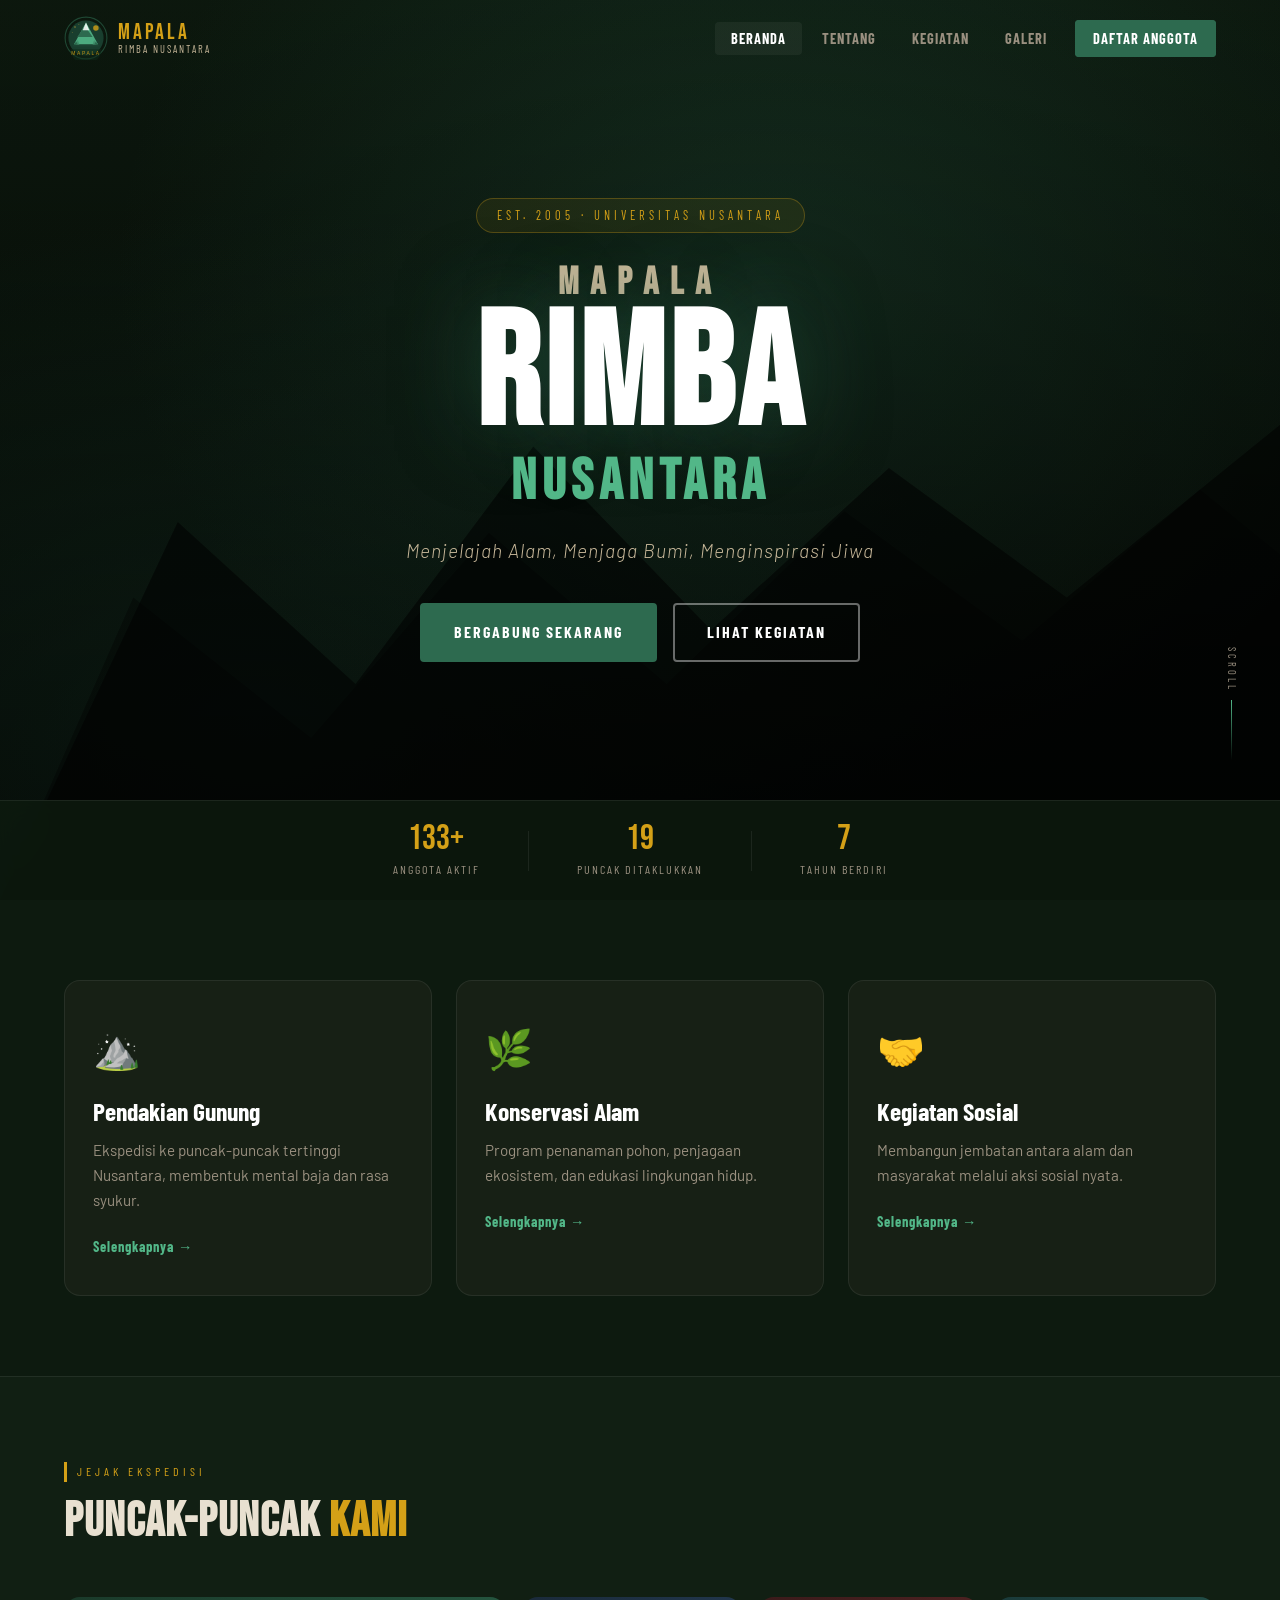
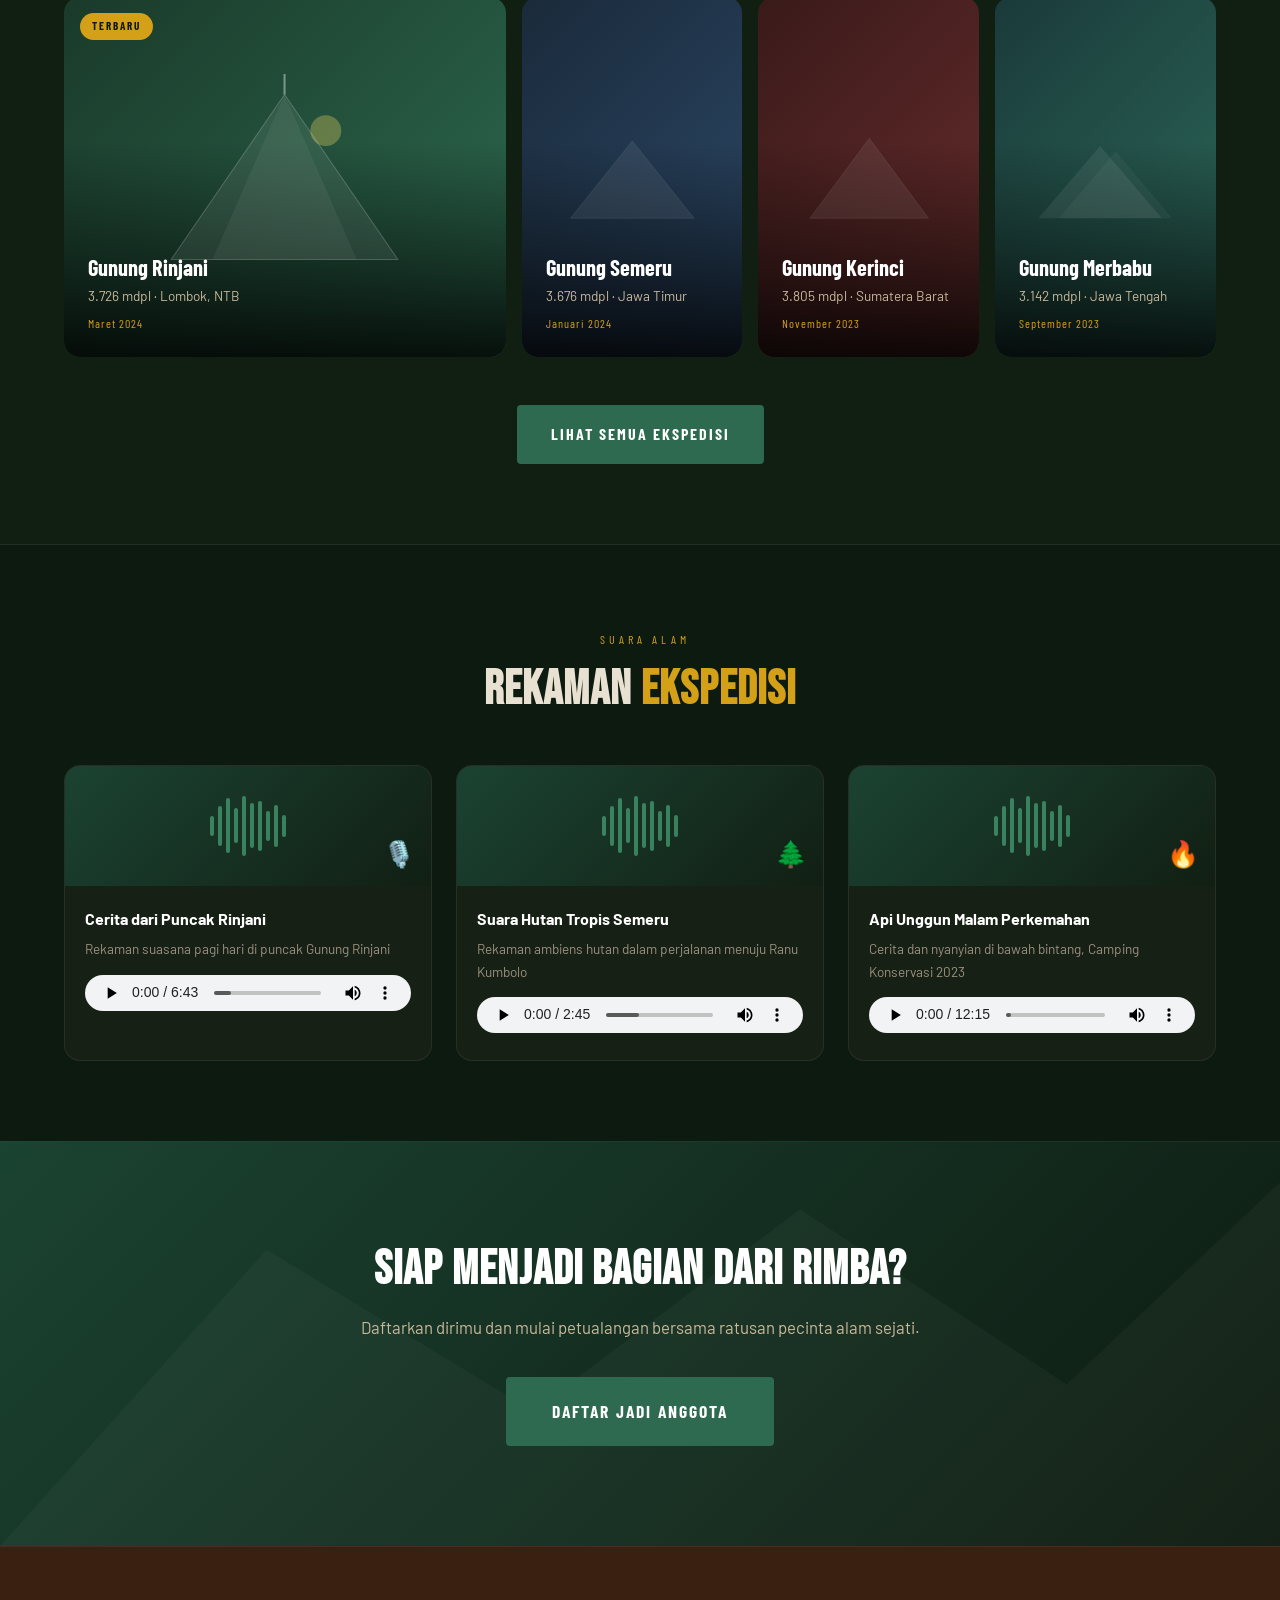
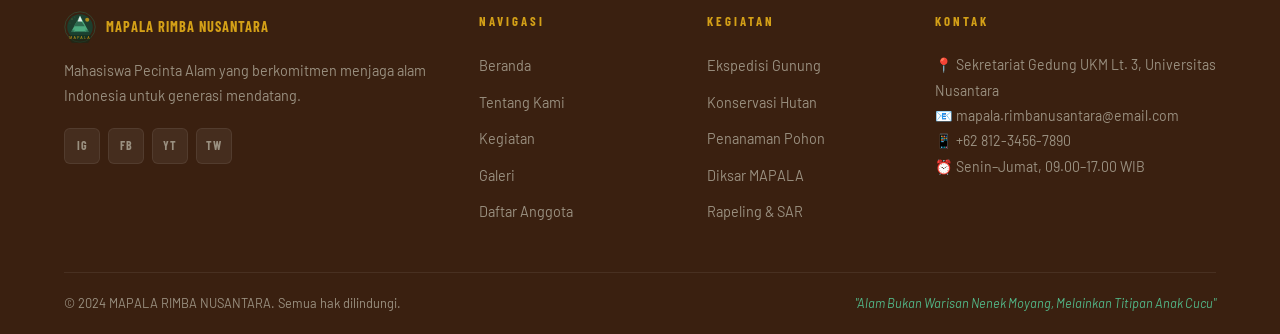
<file: index.html>
<!DOCTYPE html>
<html lang="id">
<head>
  <meta charset="UTF-8" />
  <meta name="viewport" content="width=device-width, initial-scale=1.0"/>
  <title>MAPALA RIMBA NUSANTARA</title>
  <link rel="stylesheet" href="css/style.css" />
  <link rel="preconnect" href="https://fonts.googleapis.com">
  <link href="https://fonts.googleapis.com/css2?family=Bebas+Neue&family=Barlow:ital,wght@0,300;0,400;0,600;0,700;1,300&family=Barlow+Condensed:wght@400;700&display=swap" rel="stylesheet">
</head>
<body>

<!-- NAVBAR -->
<nav class="navbar" id="navbar">
  <div class="nav-container">
    <a href="index.html" class="nav-logo">
      <img src="assets/logo.svg" alt="Logo" class="logo-img" />
      <div class="logo-text">
        <span class="logo-main">MAPALA</span>
        <span class="logo-sub">RIMBA NUSANTARA</span>
      </div>
    </a>
    <button class="nav-toggle" id="navToggle" aria-label="Toggle menu">
      <span></span><span></span><span></span>
    </button>
    <ul class="nav-menu" id="navMenu">
      <li><a href="index.html" class="nav-link active">Beranda</a></li>
      <li><a href="tentang.html" class="nav-link">Tentang</a></li>
      <li><a href="kegiatan.html" class="nav-link">Kegiatan</a></li>
      <li><a href="galeri.html" class="nav-link">Galeri</a></li>
      <li><a href="daftar.html" class="nav-link nav-cta">Daftar Anggota</a></li>
    </ul>
  </div>
</nav>

<!-- HERO -->
<section class="hero">
  <div class="hero-bg">
    <div class="hero-overlay"></div>
    <div class="mountain-silhouette">
      <svg viewBox="0 0 1440 500" preserveAspectRatio="none" xmlns="http://www.w3.org/2000/svg">
        <polygon points="0,500 200,150 400,300 600,80 800,250 1000,100 1200,220 1440,60 1440,500" fill="rgba(0,0,0,0.55)"/>
        <polygon points="0,500 150,220 350,350 550,160 750,300 950,140 1150,260 1350,120 1440,180 1440,500" fill="rgba(0,0,0,0.35)"/>
      </svg>
    </div>
  </div>
  <div class="hero-content">
    <div class="hero-badge">Est. 2005 · Universitas Nusantara</div>
    <h1 class="hero-title">
      <span class="title-mapala">MAPALA</span>
      <span class="title-rimba">RIMBA</span>
      <span class="title-nusantara">NUSANTARA</span>
    </h1>
    <p class="hero-tagline">Menjelajah Alam, Menjaga Bumi, Menginspirasi Jiwa</p>
    <div class="hero-actions">
      <a href="daftar.html" class="btn btn-primary">Bergabung Sekarang</a>
      <a href="kegiatan.html" class="btn btn-outline">Lihat Kegiatan</a>
    </div>
  </div>
  <div class="hero-scroll-hint">
    <span>SCROLL</span>
    <div class="scroll-line"></div>
  </div>
  <div class="hero-stats">
    <div class="stat-item"><span class="stat-num">320+</span><span class="stat-label">Anggota Aktif</span></div>
    <div class="stat-divider"></div>
    <div class="stat-item"><span class="stat-num">48</span><span class="stat-label">Puncak Ditaklukkan</span></div>
    <div class="stat-divider"></div>
    <div class="stat-item"><span class="stat-num">19</span><span class="stat-label">Tahun Berdiri</span></div>
  </div>
</section>

<!-- ABOUT STRIP -->
<section class="about-strip">
  <div class="container">
    <div class="strip-grid">
      <div class="strip-card" data-aos="fade-up">
        <div class="strip-icon">⛰️</div>
        <h3>Pendakian Gunung</h3>
        <p>Ekspedisi ke puncak-puncak tertinggi Nusantara, membentuk mental baja dan rasa syukur.</p>
        <a href="kegiatan.html" class="strip-link">Selengkapnya →</a>
      </div>
      <div class="strip-card" data-aos="fade-up" data-aos-delay="100">
        <div class="strip-icon">🌿</div>
        <h3>Konservasi Alam</h3>
        <p>Program penanaman pohon, penjagaan ekosistem, dan edukasi lingkungan hidup.</p>
        <a href="kegiatan.html" class="strip-link">Selengkapnya →</a>
      </div>
      <div class="strip-card" data-aos="fade-up" data-aos-delay="200">
        <div class="strip-icon">🤝</div>
        <h3>Kegiatan Sosial</h3>
        <p>Membangun jembatan antara alam dan masyarakat melalui aksi sosial nyata.</p>
        <a href="kegiatan.html" class="strip-link">Selengkapnya →</a>
      </div>
    </div>
  </div>
</section>

<!-- LATEST EXPEDITIONS -->
<section class="expeditions section-dark">
  <div class="container">
    <div class="section-header">
      <span class="section-label">JEJAK EKSPEDISI</span>
      <h2 class="section-title">Puncak-Puncak <em>Kami</em></h2>
    </div>
    <div class="expedition-grid">
      <div class="exp-card exp-featured">
        <div class="exp-img" style="background: linear-gradient(135deg,#1a3a2a,#2d6a4f)">
          <div class="exp-overlay">
            <span class="exp-badge">Terbaru</span>
            <div class="exp-info">
              <h3>Gunung Rinjani</h3>
              <p>3.726 mdpl · Lombok, NTB</p>
              <span class="exp-date">Maret 2024</span>
            </div>
          </div>
          <div class="mountain-art">
            <svg viewBox="0 0 300 200" xmlns="http://www.w3.org/2000/svg">
              <polygon points="150,20 260,180 40,180" fill="rgba(255,255,255,0.08)" stroke="rgba(255,255,255,0.2)" stroke-width="1"/>
              <polygon points="150,20 220,180 80,180" fill="rgba(255,255,255,0.05)"/>
              <circle cx="190" cy="55" r="15" fill="rgba(255,220,100,0.3)" />
              <line x1="150" y1="20" x2="150" y2="0" stroke="rgba(255,255,255,0.4)" stroke-width="2"/>
            </svg>
          </div>
        </div>
      </div>
      <div class="exp-card">
        <div class="exp-img" style="background: linear-gradient(135deg,#1a2a3a,#2d4a6a)">
          <div class="exp-overlay">
            <div class="exp-info">
              <h3>Gunung Semeru</h3>
              <p>3.676 mdpl · Jawa Timur</p>
              <span class="exp-date">Januari 2024</span>
            </div>
          </div>
          <div class="mountain-art">
            <svg viewBox="0 0 300 200" xmlns="http://www.w3.org/2000/svg">
              <polygon points="150,30 270,180 30,180" fill="rgba(255,255,255,0.07)" stroke="rgba(255,255,255,0.15)" stroke-width="1"/>
            </svg>
          </div>
        </div>
      </div>
      <div class="exp-card">
        <div class="exp-img" style="background: linear-gradient(135deg,#3a1a1a,#6a2d2d)">
          <div class="exp-overlay">
            <div class="exp-info">
              <h3>Gunung Kerinci</h3>
              <p>3.805 mdpl · Sumatera Barat</p>
              <span class="exp-date">November 2023</span>
            </div>
          </div>
          <div class="mountain-art">
            <svg viewBox="0 0 300 200" xmlns="http://www.w3.org/2000/svg">
              <polygon points="150,25 265,180 35,180" fill="rgba(255,255,255,0.07)" stroke="rgba(255,255,255,0.15)" stroke-width="1"/>
            </svg>
          </div>
        </div>
      </div>
      <div class="exp-card">
        <div class="exp-img" style="background: linear-gradient(135deg,#1a3a3a,#2d6a5a)">
          <div class="exp-overlay">
            <div class="exp-info">
              <h3>Gunung Merbabu</h3>
              <p>3.142 mdpl · Jawa Tengah</p>
              <span class="exp-date">September 2023</span>
            </div>
          </div>
          <div class="mountain-art">
            <svg viewBox="0 0 300 200" xmlns="http://www.w3.org/2000/svg">
              <polygon points="140,40 260,180 20,180" fill="rgba(255,255,255,0.07)"/>
              <polygon points="170,50 280,180 60,180" fill="rgba(255,255,255,0.04)"/>
            </svg>
          </div>
        </div>
      </div>
    </div>
    <div class="section-cta">
      <a href="galeri.html" class="btn btn-primary">Lihat Semua Ekspedisi</a>
    </div>
  </div>
</section>

<!-- AUDIO SECTION -->
<section class="audio-section">
  <div class="container">
    <div class="section-header center">
      <span class="section-label">SUARA ALAM</span>
      <h2 class="section-title">Rekaman <em>Ekspedisi</em></h2>
    </div>
    <div class="audio-grid">
      <div class="audio-card">
        <div class="audio-visual">
          <div class="audio-wave" id="wave1">
            <span></span><span></span><span></span><span></span><span></span>
            <span></span><span></span><span></span><span></span><span></span>
          </div>
          <div class="audio-icon">🎙️</div>
        </div>
        <div class="audio-info">
          <h4>Cerita dari Puncak Rinjani</h4>
          <p>Rekaman suasana pagi hari di puncak Gunung Rinjani</p>
          <audio controls class="custom-audio">
            <source src="assets/audio/rinjani.mp3" type="audio/mpeg">
            Browser Anda tidak mendukung audio.
          </audio>
        </div>
      </div>
      <div class="audio-card">
        <div class="audio-visual">
          <div class="audio-wave" id="wave2">
            <span></span><span></span><span></span><span></span><span></span>
            <span></span><span></span><span></span><span></span><span></span>
          </div>
          <div class="audio-icon">🌲</div>
        </div>
        <div class="audio-info">
          <h4>Suara Hutan Tropis Semeru</h4>
          <p>Rekaman ambiens hutan dalam perjalanan menuju Ranu Kumbolo</p>
          <audio controls class="custom-audio">
            <source src="assets/audio/hutan.mp3" type="audio/mpeg">
            Browser Anda tidak mendukung audio.
          </audio>
        </div>
      </div>
      <div class="audio-card">
        <div class="audio-visual">
          <div class="audio-wave" id="wave3">
            <span></span><span></span><span></span><span></span><span></span>
            <span></span><span></span><span></span><span></span><span></span>
          </div>
          <div class="audio-icon">🔥</div>
        </div>
        <div class="audio-info">
          <h4>Api Unggun Malam Perkemahan</h4>
          <p>Cerita dan nyanyian di bawah bintang, Camping Konservasi 2023</p>
          <audio controls class="custom-audio">
            <source src="assets/audio/api unggun.mp3" type="audio/mpeg">
            Browser Anda tidak mendukung audio.
          </audio>
        </div>
      </div>
    </div>
  </div>
</section>

<!-- CTA SECTION -->
<section class="cta-section">
  <div class="cta-bg">
    <svg viewBox="0 0 1440 300" preserveAspectRatio="none" xmlns="http://www.w3.org/2000/svg">
      <polygon points="0,300 300,80 600,200 900,50 1200,180 1440,30 1440,300" fill="rgba(255,255,255,0.03)"/>
    </svg>
  </div>
  <div class="container">
    <div class="cta-content">
      <h2>Siap Menjadi Bagian dari Rimba?</h2>
      <p>Daftarkan dirimu dan mulai petualangan bersama ratusan pecinta alam sejati.</p>
      <a href="daftar.html" class="btn btn-primary btn-lg">Daftar Jadi Anggota</a>
    </div>
  </div>
</section>

<!-- FOOTER -->
<footer class="footer">
  <div class="container">
    <div class="footer-grid">
      <div class="footer-brand">
        <div class="footer-logo">
          <img src="assets/logo.svg" alt="Logo" class="logo-img-sm" />
          <span>MAPALA RIMBA NUSANTARA</span>
        </div>
        <p>Mahasiswa Pecinta Alam yang berkomitmen menjaga alam Indonesia untuk generasi mendatang.</p>
        <div class="footer-socials">
          <a href="#" class="social-link">IG</a>
          <a href="#" class="social-link">FB</a>
          <a href="#" class="social-link">YT</a>
          <a href="#" class="social-link">TW</a>
        </div>
      </div>
      <div class="footer-nav">
        <h5>Navigasi</h5>
        <ul>
          <li><a href="index.html">Beranda</a></li>
          <li><a href="tentang.html">Tentang Kami</a></li>
          <li><a href="kegiatan.html">Kegiatan</a></li>
          <li><a href="galeri.html">Galeri</a></li>
          <li><a href="daftar.html">Daftar Anggota</a></li>
        </ul>
      </div>
      <div class="footer-nav">
        <h5>Kegiatan</h5>
        <ul>
          <li><a href="#">Ekspedisi Gunung</a></li>
          <li><a href="#">Konservasi Hutan</a></li>
          <li><a href="#">Penanaman Pohon</a></li>
          <li><a href="#">Diksar MAPALA</a></li>
          <li><a href="#">Rapeling & SAR</a></li>
        </ul>
      </div>
      <div class="footer-contact">
        <h5>Kontak</h5>
        <p>📍 Sekretariat Gedung UKM Lt. 3, Universitas Nusantara</p>
        <p>📧 mapala.rimbanusantara@email.com</p>
        <p>📱 +62 812-3456-7890</p>
        <p>⏰ Senin–Jumat, 09.00–17.00 WIB</p>
      </div>
    </div>
    <div class="footer-bottom">
      <p>© 2024 MAPALA RIMBA NUSANTARA. Semua hak dilindungi.</p>
      <p class="footer-motto">"Alam Bukan Warisan Nenek Moyang, Melainkan Titipan Anak Cucu"</p>
    </div>
  </div>
</footer>

<script src="js/main.js"></script>
</body>
</html>
</file>
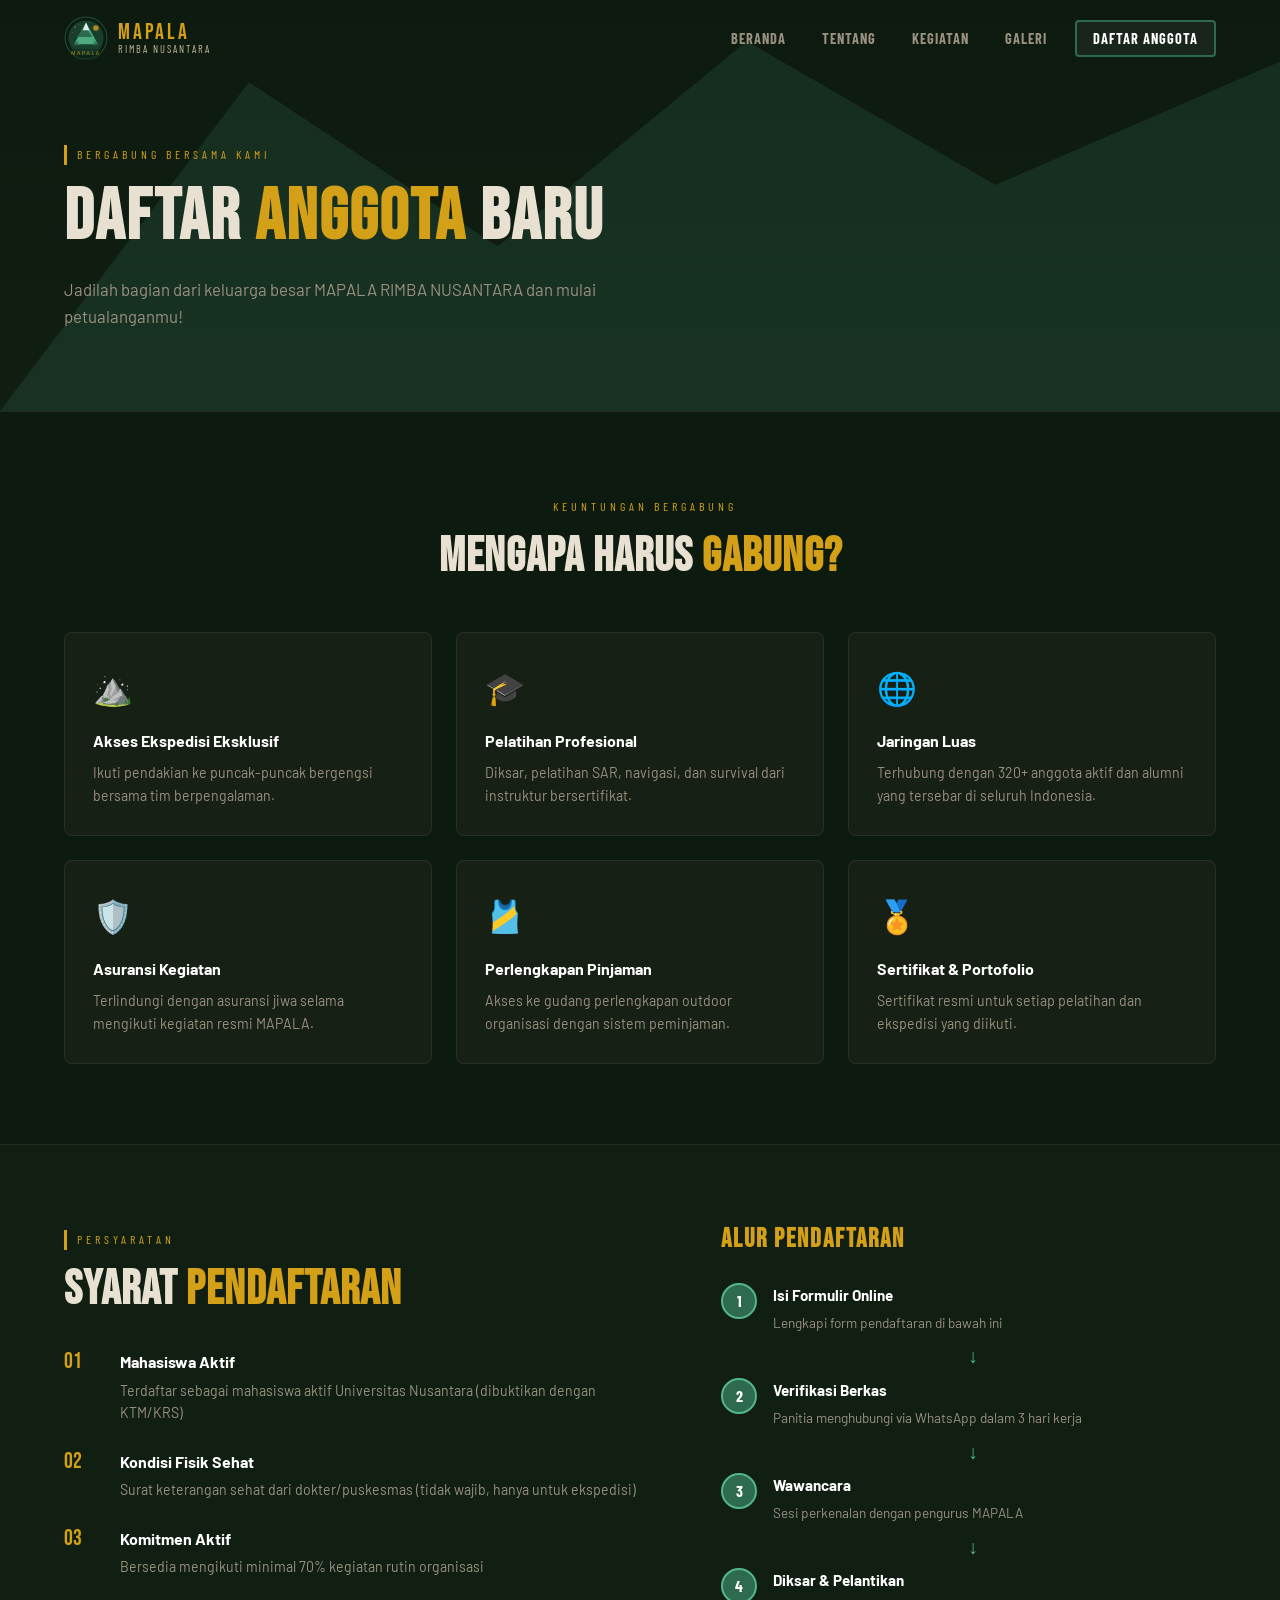
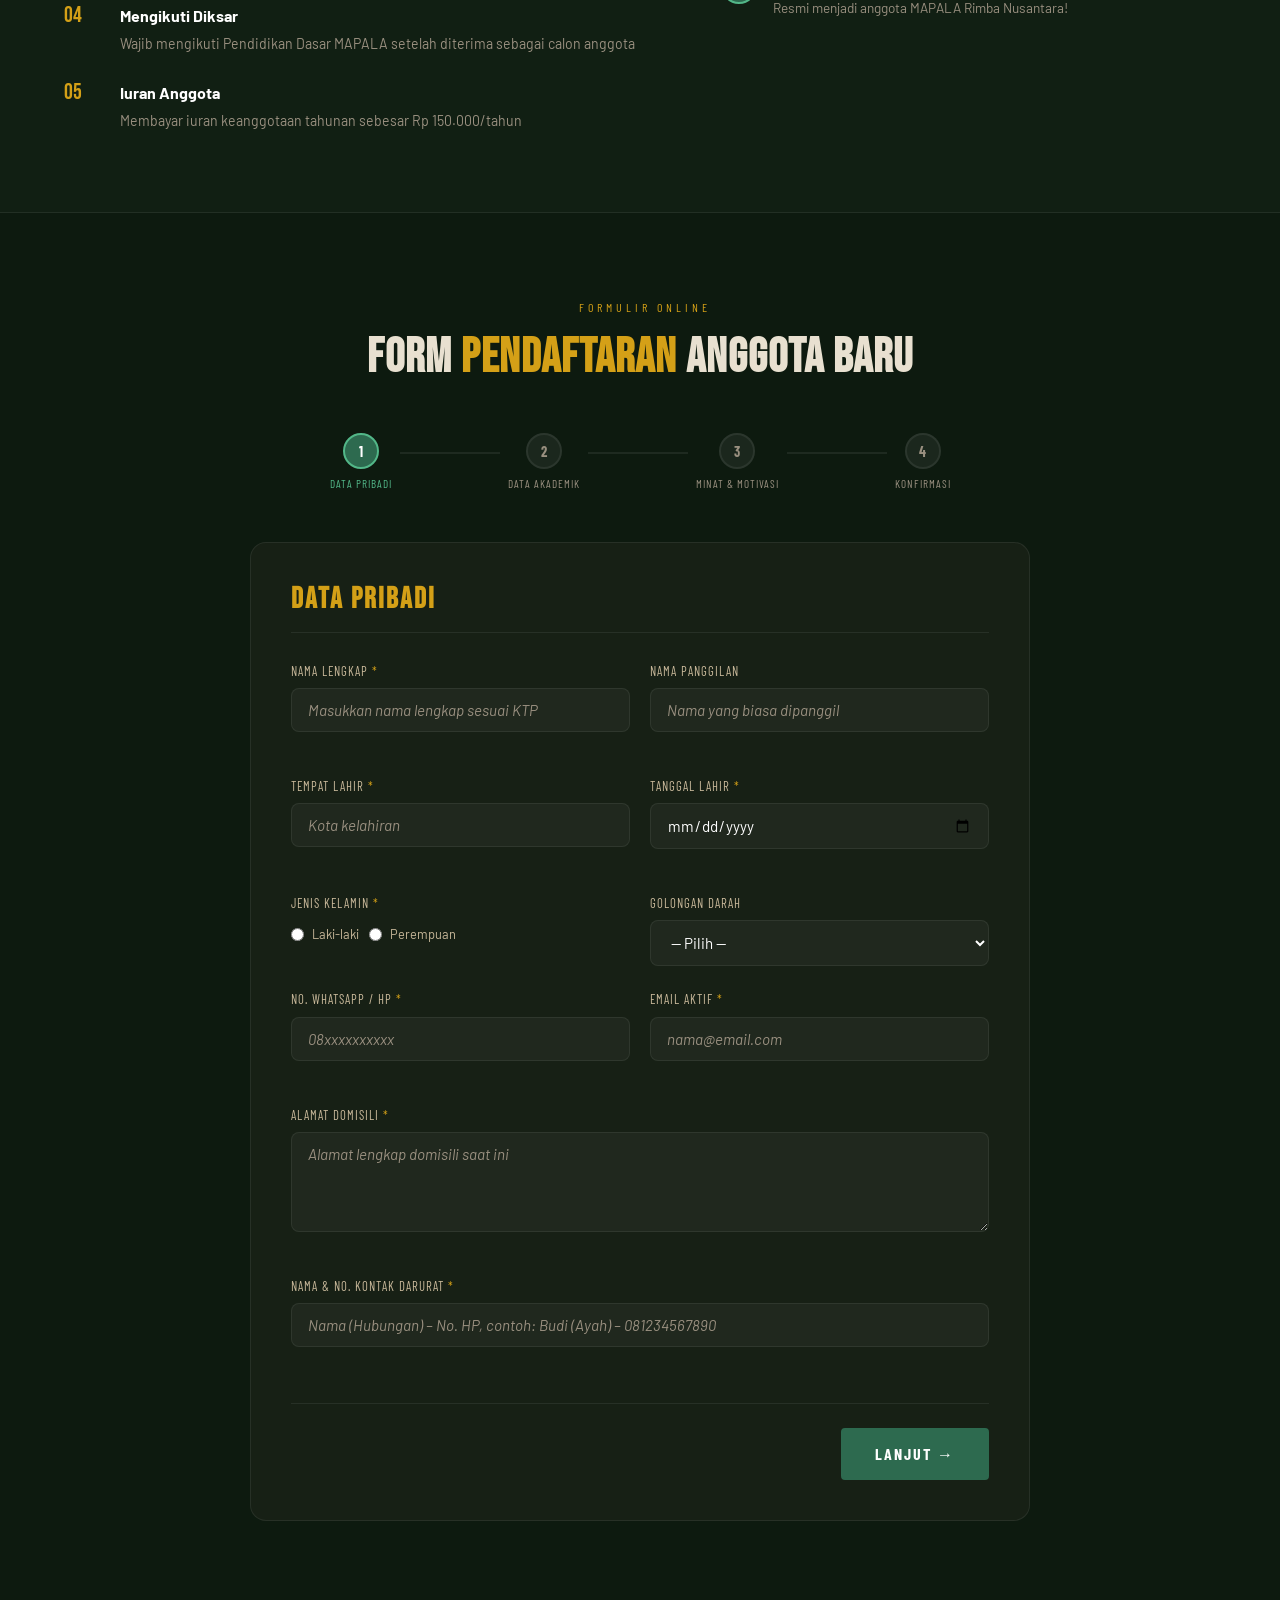
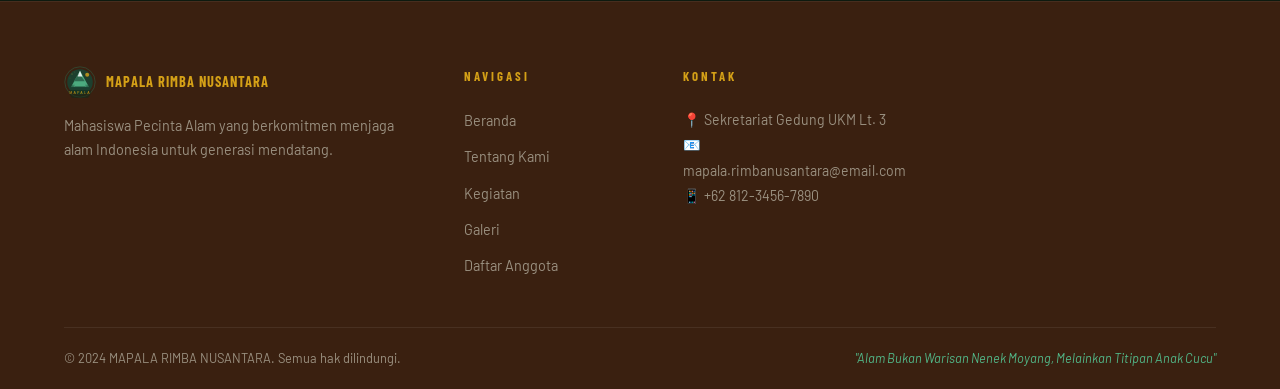
<file: daftar.html>
<!DOCTYPE html>
<html lang="id">
<head>
  <meta charset="UTF-8" />
  <meta name="viewport" content="width=device-width, initial-scale=1.0"/>
  <title>Daftar Anggota – MAPALA RIMBA NUSANTARA</title>
  <link rel="stylesheet" href="css/style.css" />
  <link rel="preconnect" href="https://fonts.googleapis.com">
  <link href="https://fonts.googleapis.com/css2?family=Bebas+Neue&family=Barlow:ital,wght@0,300;0,400;0,600;0,700;1,300&family=Barlow+Condensed:wght@400;700&display=swap" rel="stylesheet">
</head>
<body>

<!-- NAVBAR -->
<nav class="navbar" id="navbar">
  <div class="nav-container">
    <a href="index.html" class="nav-logo">
      <img src="assets/logo.svg" alt="Logo" class="logo-img" />
      <div class="logo-text">
        <span class="logo-main">MAPALA</span>
        <span class="logo-sub">RIMBA NUSANTARA</span>
      </div>
    </a>
    <button class="nav-toggle" id="navToggle" aria-label="Toggle menu">
      <span></span><span></span><span></span>
    </button>
    <ul class="nav-menu" id="navMenu">
      <li><a href="index.html" class="nav-link">Beranda</a></li>
      <li><a href="tentang.html" class="nav-link">Tentang</a></li>
      <li><a href="kegiatan.html" class="nav-link">Kegiatan</a></li>
      <li><a href="galeri.html" class="nav-link">Galeri</a></li>
      <li><a href="daftar.html" class="nav-link nav-cta active">Daftar Anggota</a></li>
    </ul>
  </div>
</nav>

<!-- PAGE HERO -->
<section class="page-hero">
  <div class="page-hero-bg">
    <svg viewBox="0 0 1440 400" preserveAspectRatio="none" xmlns="http://www.w3.org/2000/svg">
      <polygon points="0,400 280,80 560,240 840,40 1120,180 1440,60 1440,400" fill="rgba(45,106,79,0.25)"/>
    </svg>
  </div>
  <div class="container">
    <div class="page-hero-content">
      <span class="section-label">BERGABUNG BERSAMA KAMI</span>
      <h1>Daftar <em>Anggota</em> Baru</h1>
      <p>Jadilah bagian dari keluarga besar MAPALA RIMBA NUSANTARA dan mulai petualanganmu!</p>
    </div>
  </div>
</section>

<!-- BENEFITS -->
<section class="benefits-section">
  <div class="container">
    <div class="section-header center">
      <span class="section-label">KEUNTUNGAN BERGABUNG</span>
      <h2 class="section-title">Mengapa Harus <em>Gabung?</em></h2>
    </div>
    <div class="benefit-grid">
      <div class="benefit-card">
        <div class="benefit-icon">⛰️</div>
        <h4>Akses Ekspedisi Eksklusif</h4>
        <p>Ikuti pendakian ke puncak-puncak bergengsi bersama tim berpengalaman.</p>
      </div>
      <div class="benefit-card">
        <div class="benefit-icon">🎓</div>
        <h4>Pelatihan Profesional</h4>
        <p>Diksar, pelatihan SAR, navigasi, dan survival dari instruktur bersertifikat.</p>
      </div>
      <div class="benefit-card">
        <div class="benefit-icon">🌐</div>
        <h4>Jaringan Luas</h4>
        <p>Terhubung dengan 320+ anggota aktif dan alumni yang tersebar di seluruh Indonesia.</p>
      </div>
      <div class="benefit-card">
        <div class="benefit-icon">🛡️</div>
        <h4>Asuransi Kegiatan</h4>
        <p>Terlindungi dengan asuransi jiwa selama mengikuti kegiatan resmi MAPALA.</p>
      </div>
      <div class="benefit-card">
        <div class="benefit-icon">🎽</div>
        <h4>Perlengkapan Pinjaman</h4>
        <p>Akses ke gudang perlengkapan outdoor organisasi dengan sistem peminjaman.</p>
      </div>
      <div class="benefit-card">
        <div class="benefit-icon">🏅</div>
        <h4>Sertifikat & Portofolio</h4>
        <p>Sertifikat resmi untuk setiap pelatihan dan ekspedisi yang diikuti.</p>
      </div>
    </div>
  </div>
</section>

<!-- SYARAT -->
<section class="requirements-section section-dark">
  <div class="container">
    <div class="req-grid">
      <div class="req-content">
        <span class="section-label">PERSYARATAN</span>
        <h2 class="section-title">Syarat <em>Pendaftaran</em></h2>
        <ul class="req-list">
          <li>
            <span class="req-num">01</span>
            <div>
              <strong>Mahasiswa Aktif</strong>
              <p>Terdaftar sebagai mahasiswa aktif Universitas Nusantara (dibuktikan dengan KTM/KRS)</p>
            </div>
          </li>
          <li>
            <span class="req-num">02</span>
            <div>
              <strong>Kondisi Fisik Sehat</strong>
              <p>Surat keterangan sehat dari dokter/puskesmas (tidak wajib, hanya untuk ekspedisi)</p>
            </div>
          </li>
          <li>
            <span class="req-num">03</span>
            <div>
              <strong>Komitmen Aktif</strong>
              <p>Bersedia mengikuti minimal 70% kegiatan rutin organisasi</p>
            </div>
          </li>
          <li>
            <span class="req-num">04</span>
            <div>
              <strong>Mengikuti Diksar</strong>
              <p>Wajib mengikuti Pendidikan Dasar MAPALA setelah diterima sebagai calon anggota</p>
            </div>
          </li>
          <li>
            <span class="req-num">05</span>
            <div>
              <strong>Iuran Anggota</strong>
              <p>Membayar iuran keanggotaan tahunan sebesar Rp 150.000/tahun</p>
            </div>
          </li>
        </ul>
      </div>
      <div class="req-steps">
        <h3>Alur Pendaftaran</h3>
        <div class="step-flow">
          <div class="step-item">
            <div class="step-circle">1</div>
            <div class="step-info">
              <strong>Isi Formulir Online</strong>
              <p>Lengkapi form pendaftaran di bawah ini</p>
            </div>
          </div>
          <div class="step-arrow">↓</div>
          <div class="step-item">
            <div class="step-circle">2</div>
            <div class="step-info">
              <strong>Verifikasi Berkas</strong>
              <p>Panitia menghubungi via WhatsApp dalam 3 hari kerja</p>
            </div>
          </div>
          <div class="step-arrow">↓</div>
          <div class="step-item">
            <div class="step-circle">3</div>
            <div class="step-info">
              <strong>Wawancara</strong>
              <p>Sesi perkenalan dengan pengurus MAPALA</p>
            </div>
          </div>
          <div class="step-arrow">↓</div>
          <div class="step-item">
            <div class="step-circle">4</div>
            <div class="step-info">
              <strong>Diksar & Pelantikan</strong>
              <p>Resmi menjadi anggota MAPALA Rimba Nusantara!</p>
            </div>
          </div>
        </div>
      </div>
    </div>
  </div>
</section>

<!-- FORM PENDAFTARAN -->
<section class="form-section">
  <div class="container">
    <div class="section-header center">
      <span class="section-label">FORMULIR ONLINE</span>
      <h2 class="section-title">Form <em>Pendaftaran</em> Anggota Baru</h2>
    </div>

    <div class="form-wrapper">
      <div class="form-progress">
        <div class="progress-step active" data-step="1">
          <span class="step-num">1</span>
          <span class="step-label">Data Pribadi</span>
        </div>
        <div class="progress-line"></div>
        <div class="progress-step" data-step="2">
          <span class="step-num">2</span>
          <span class="step-label">Data Akademik</span>
        </div>
        <div class="progress-line"></div>
        <div class="progress-step" data-step="3">
          <span class="step-num">3</span>
          <span class="step-label">Minat & Motivasi</span>
        </div>
        <div class="progress-line"></div>
        <div class="progress-step" data-step="4">
          <span class="step-num">4</span>
          <span class="step-label">Konfirmasi</span>
        </div>
      </div>

      <form id="registrationForm" class="reg-form" novalidate>

        <!-- STEP 1: Data Pribadi -->
        <div class="form-step active" id="step1">
          <h3 class="form-step-title">Data Pribadi</h3>
          <div class="form-row">
            <div class="form-group">
              <label for="namaLengkap">Nama Lengkap <span class="required">*</span></label>
              <input type="text" id="namaLengkap" name="namaLengkap" placeholder="Masukkan nama lengkap sesuai KTP" required />
              <span class="form-error" id="err-namaLengkap"></span>
            </div>
            <div class="form-group">
              <label for="namaPanel">Nama Panggilan</label>
              <input type="text" id="namaPanel" name="namaPanel" placeholder="Nama yang biasa dipanggil" />
            </div>
          </div>
          <div class="form-row">
            <div class="form-group">
              <label for="tempatLahir">Tempat Lahir <span class="required">*</span></label>
              <input type="text" id="tempatLahir" name="tempatLahir" placeholder="Kota kelahiran" required />
              <span class="form-error" id="err-tempatLahir"></span>
            </div>
            <div class="form-group">
              <label for="tanggalLahir">Tanggal Lahir <span class="required">*</span></label>
              <input type="date" id="tanggalLahir" name="tanggalLahir" required />
              <span class="form-error" id="err-tanggalLahir"></span>
            </div>
          </div>
          <div class="form-row">
            <div class="form-group">
              <label>Jenis Kelamin <span class="required">*</span></label>
              <div class="radio-group">
                <label class="radio-label">
                  <input type="radio" name="jenisKelamin" value="Laki-laki" required /> Laki-laki
                </label>
                <label class="radio-label">
                  <input type="radio" name="jenisKelamin" value="Perempuan" /> Perempuan
                </label>
              </div>
              <span class="form-error" id="err-jenisKelamin"></span>
            </div>
            <div class="form-group">
              <label for="golDarah">Golongan Darah</label>
              <select id="golDarah" name="golDarah">
                <option value="">-- Pilih --</option>
                <option value="A">A</option>
                <option value="B">B</option>
                <option value="AB">AB</option>
                <option value="O">O</option>
              </select>
            </div>
          </div>
          <div class="form-row">
            <div class="form-group">
              <label for="noHP">No. WhatsApp / HP <span class="required">*</span></label>
              <input type="tel" id="noHP" name="noHP" placeholder="08xxxxxxxxxx" required />
              <span class="form-error" id="err-noHP"></span>
            </div>
            <div class="form-group">
              <label for="email">Email Aktif <span class="required">*</span></label>
              <input type="email" id="email" name="email" placeholder="nama@email.com" required />
              <span class="form-error" id="err-email"></span>
            </div>
          </div>
          <div class="form-group full">
            <label for="alamat">Alamat Domisili <span class="required">*</span></label>
            <textarea id="alamat" name="alamat" rows="3" placeholder="Alamat lengkap domisili saat ini" required></textarea>
            <span class="form-error" id="err-alamat"></span>
          </div>
          <div class="form-group full">
            <label for="kontakDarurat">Nama & No. Kontak Darurat <span class="required">*</span></label>
            <input type="text" id="kontakDarurat" name="kontakDarurat" placeholder="Nama (Hubungan) – No. HP, contoh: Budi (Ayah) – 081234567890" required />
            <span class="form-error" id="err-kontakDarurat"></span>
          </div>
          <div class="form-btn-row">
            <button type="button" class="btn btn-primary" onclick="nextStep(1)">Lanjut →</button>
          </div>
        </div>

        <!-- STEP 2: Data Akademik -->
        <div class="form-step" id="step2">
          <h3 class="form-step-title">Data Akademik</h3>
          <div class="form-row">
            <div class="form-group">
              <label for="npm">NPM / NIM <span class="required">*</span></label>
              <input type="text" id="npm" name="npm" placeholder="Nomor Pokok Mahasiswa" required />
              <span class="form-error" id="err-npm"></span>
            </div>
            <div class="form-group">
              <label for="angkatan">Angkatan <span class="required">*</span></label>
              <select id="angkatan" name="angkatan" required>
                <option value="">-- Pilih Tahun --</option>
                <option value="2024">2024</option>
                <option value="2023">2023</option>
                <option value="2022">2022</option>
                <option value="2021">2021</option>
                <option value="2020">2020</option>
              </select>
              <span class="form-error" id="err-angkatan"></span>
            </div>
          </div>
          <div class="form-row">
            <div class="form-group">
              <label for="fakultas">Fakultas <span class="required">*</span></label>
              <select id="fakultas" name="fakultas" required>
                <option value="">-- Pilih Fakultas --</option>
                <option>Kehutanan & Lingkungan</option>
                <option>MIPA</option>
                <option>Teknik</option>
                <option>Pertanian</option>
                <option>Kedokteran & Kesehatan</option>
                <option>Ilmu Sosial & Politik</option>
                <option>Ekonomi & Bisnis</option>
                <option>Hukum</option>
                <option>Lainnya</option>
              </select>
              <span class="form-error" id="err-fakultas"></span>
            </div>
            <div class="form-group">
              <label for="prodi">Program Studi <span class="required">*</span></label>
              <input type="text" id="prodi" name="prodi" placeholder="Contoh: Teknik Lingkungan" required />
              <span class="form-error" id="err-prodi"></span>
            </div>
          </div>
          <div class="form-group full">
            <label for="pengalamanOrg">Pengalaman Organisasi Sebelumnya</label>
            <textarea id="pengalamanOrg" name="pengalamanOrg" rows="3" placeholder="Sebutkan organisasi/UKM yang pernah atau sedang diikuti (kosongkan jika tidak ada)"></textarea>
          </div>
          <div class="form-group full">
            <label for="pengalamanAlam">Pengalaman Kegiatan Alam Bebas</label>
            <textarea id="pengalamanAlam" name="pengalamanAlam" rows="3" placeholder="Sebutkan gunung yang pernah didaki, kegiatan hiking, camping, dll. (kosongkan jika belum ada pengalaman)"></textarea>
          </div>
          <div class="form-btn-row">
            <button type="button" class="btn btn-outline" onclick="prevStep(2)">← Kembali</button>
            <button type="button" class="btn btn-primary" onclick="nextStep(2)">Lanjut →</button>
          </div>
        </div>

        <!-- STEP 3: Minat & Motivasi -->
        <div class="form-step" id="step3">
          <h3 class="form-step-title">Minat & Motivasi</h3>
          <div class="form-group full">
            <label>Divisi yang diminati <span class="required">*</span> (boleh pilih lebih dari satu)</label>
            <div class="checkbox-group">
              <label class="checkbox-label">
                <input type="checkbox" name="divisi" value="Pendakian & Ekspedisi" />
                <span>⛰️ Pendakian & Ekspedisi</span>
              </label>
              <label class="checkbox-label">
                <input type="checkbox" name="divisi" value="Konservasi & Lingkungan" />
                <span>🌿 Konservasi & Lingkungan</span>
              </label>
              <label class="checkbox-label">
                <input type="checkbox" name="divisi" value="SAR & Medis Lapangan" />
                <span>🆘 SAR & Medis Lapangan</span>
              </label>
              <label class="checkbox-label">
                <input type="checkbox" name="divisi" value="Humas & Media" />
                <span>📣 Humas & Media</span>
              </label>
              <label class="checkbox-label">
                <input type="checkbox" name="divisi" value="Sosial & Kemasyarakatan" />
                <span>🤝 Sosial & Kemasyarakatan</span>
              </label>
            </div>
            <span class="form-error" id="err-divisi"></span>
          </div>
          <div class="form-group full">
            <label>Keahlian / Skill yang dimiliki</label>
            <div class="checkbox-group">
              <label class="checkbox-label">
                <input type="checkbox" name="skill" value="Fotografi" /><span>📷 Fotografi</span>
              </label>
              <label class="checkbox-label">
                <input type="checkbox" name="skill" value="Videografi" /><span>🎬 Videografi</span>
              </label>
              <label class="checkbox-label">
                <input type="checkbox" name="skill" value="Desain Grafis" /><span>🎨 Desain Grafis</span>
              </label>
              <label class="checkbox-label">
                <input type="checkbox" name="skill" value="Pertolongan Pertama" /><span>🏥 Pertolongan Pertama</span>
              </label>
              <label class="checkbox-label">
                <input type="checkbox" name="skill" value="Panjat Tebing" /><span>🧗 Panjat Tebing</span>
              </label>
              <label class="checkbox-label">
                <input type="checkbox" name="skill" value="Navigasi Darat" /><span>🧭 Navigasi Darat</span>
              </label>
            </div>
          </div>
          <div class="form-group full">
            <label for="motivasi">Motivasi Bergabung MAPALA <span class="required">*</span></label>
            <textarea id="motivasi" name="motivasi" rows="5" placeholder="Ceritakan mengapa kamu ingin bergabung dengan MAPALA Rimba Nusantara dan apa yang ingin kamu capai..." required></textarea>
            <span class="form-error" id="err-motivasi"></span>
          </div>
          <div class="form-group full">
            <label for="infoMapala">Dari mana kamu mengetahui MAPALA?</label>
            <select id="infoMapala" name="infoMapala">
              <option value="">-- Pilih --</option>
              <option>Media Sosial (Instagram)</option>
              <option>Teman / Kerabat</option>
              <option>Pameran UKM / OSPEK</option>
              <option>Website Kampus</option>
              <option>Poster / Brosur</option>
              <option>Lainnya</option>
            </select>
          </div>
          <div class="form-group full">
            <label class="checkbox-label agreement">
              <input type="checkbox" id="persetujuan" name="persetujuan" required />
              <span>Saya menyatakan bahwa semua informasi yang saya berikan adalah benar dan akurat. Saya bersedia mengikuti seluruh proses seleksi dan berkomitmen aktif dalam kegiatan MAPALA Rimba Nusantara. <span class="required">*</span></span>
            </label>
            <span class="form-error" id="err-persetujuan"></span>
          </div>
          <div class="form-btn-row">
            <button type="button" class="btn btn-outline" onclick="prevStep(3)">← Kembali</button>
            <button type="button" class="btn btn-primary" onclick="nextStep(3)">Review →</button>
          </div>
        </div>

        <!-- STEP 4: Konfirmasi -->
        <div class="form-step" id="step4">
          <h3 class="form-step-title">Review & Konfirmasi</h3>
          <p class="review-note">Periksa kembali data Anda sebelum mengirimkan formulir:</p>
          <div class="review-box" id="reviewBox">
            <!-- diisi oleh JS -->
          </div>
          <div class="form-btn-row">
            <button type="button" class="btn btn-outline" onclick="prevStep(4)">← Edit Data</button>
            <button type="submit" class="btn btn-primary btn-submit" id="submitBtn">
              <span class="btn-text">🚀 Kirim Pendaftaran</span>
            </button>
          </div>
        </div>

      </form>

      <!-- SUCCESS STATE -->
      <div class="success-state" id="successState" style="display:none">
        <div class="success-icon">🎉</div>
        <h2>Pendaftaran Berhasil!</h2>
        <p>Terima kasih, <strong id="successName"></strong>! Formulir pendaftaranmu telah kami terima.</p>
        <p>Tim MAPALA Rimba Nusantara akan menghubungimu melalui WhatsApp dalam <strong>3 hari kerja</strong>.</p>
        <div class="success-info">
          <p>📱 Pastikan nomor WhatsApp aktif</p>
          <p>📧 Cek inbox email secara berkala</p>
          <p>🕐 Proses seleksi berlangsung 1–2 minggu</p>
        </div>
        <a href="index.html" class="btn btn-primary">Kembali ke Beranda</a>
      </div>
    </div>
  </div>
</section>

<!-- FOOTER -->
<footer class="footer">
  <div class="container">
    <div class="footer-grid">
      <div class="footer-brand">
        <div class="footer-logo">
          <img src="assets/logo.svg" alt="Logo" class="logo-img-sm" />
          <span>MAPALA RIMBA NUSANTARA</span>
        </div>
        <p>Mahasiswa Pecinta Alam yang berkomitmen menjaga alam Indonesia untuk generasi mendatang.</p>
      </div>
      <div class="footer-nav">
        <h5>Navigasi</h5>
        <ul>
          <li><a href="index.html">Beranda</a></li>
          <li><a href="tentang.html">Tentang Kami</a></li>
          <li><a href="kegiatan.html">Kegiatan</a></li>
          <li><a href="galeri.html">Galeri</a></li>
          <li><a href="daftar.html">Daftar Anggota</a></li>
        </ul>
      </div>
      <div class="footer-contact">
        <h5>Kontak</h5>
        <p>📍 Sekretariat Gedung UKM Lt. 3</p>
        <p>📧 mapala.rimbanusantara@email.com</p>
        <p>📱 +62 812-3456-7890</p>
      </div>
    </div>
    <div class="footer-bottom">
      <p>© 2024 MAPALA RIMBA NUSANTARA. Semua hak dilindungi.</p>
      <p class="footer-motto">"Alam Bukan Warisan Nenek Moyang, Melainkan Titipan Anak Cucu"</p>
    </div>
  </div>
</footer>

<script src="js/main.js"></script>
<script src="js/form.js"></script>
</body>
</html>
</file>
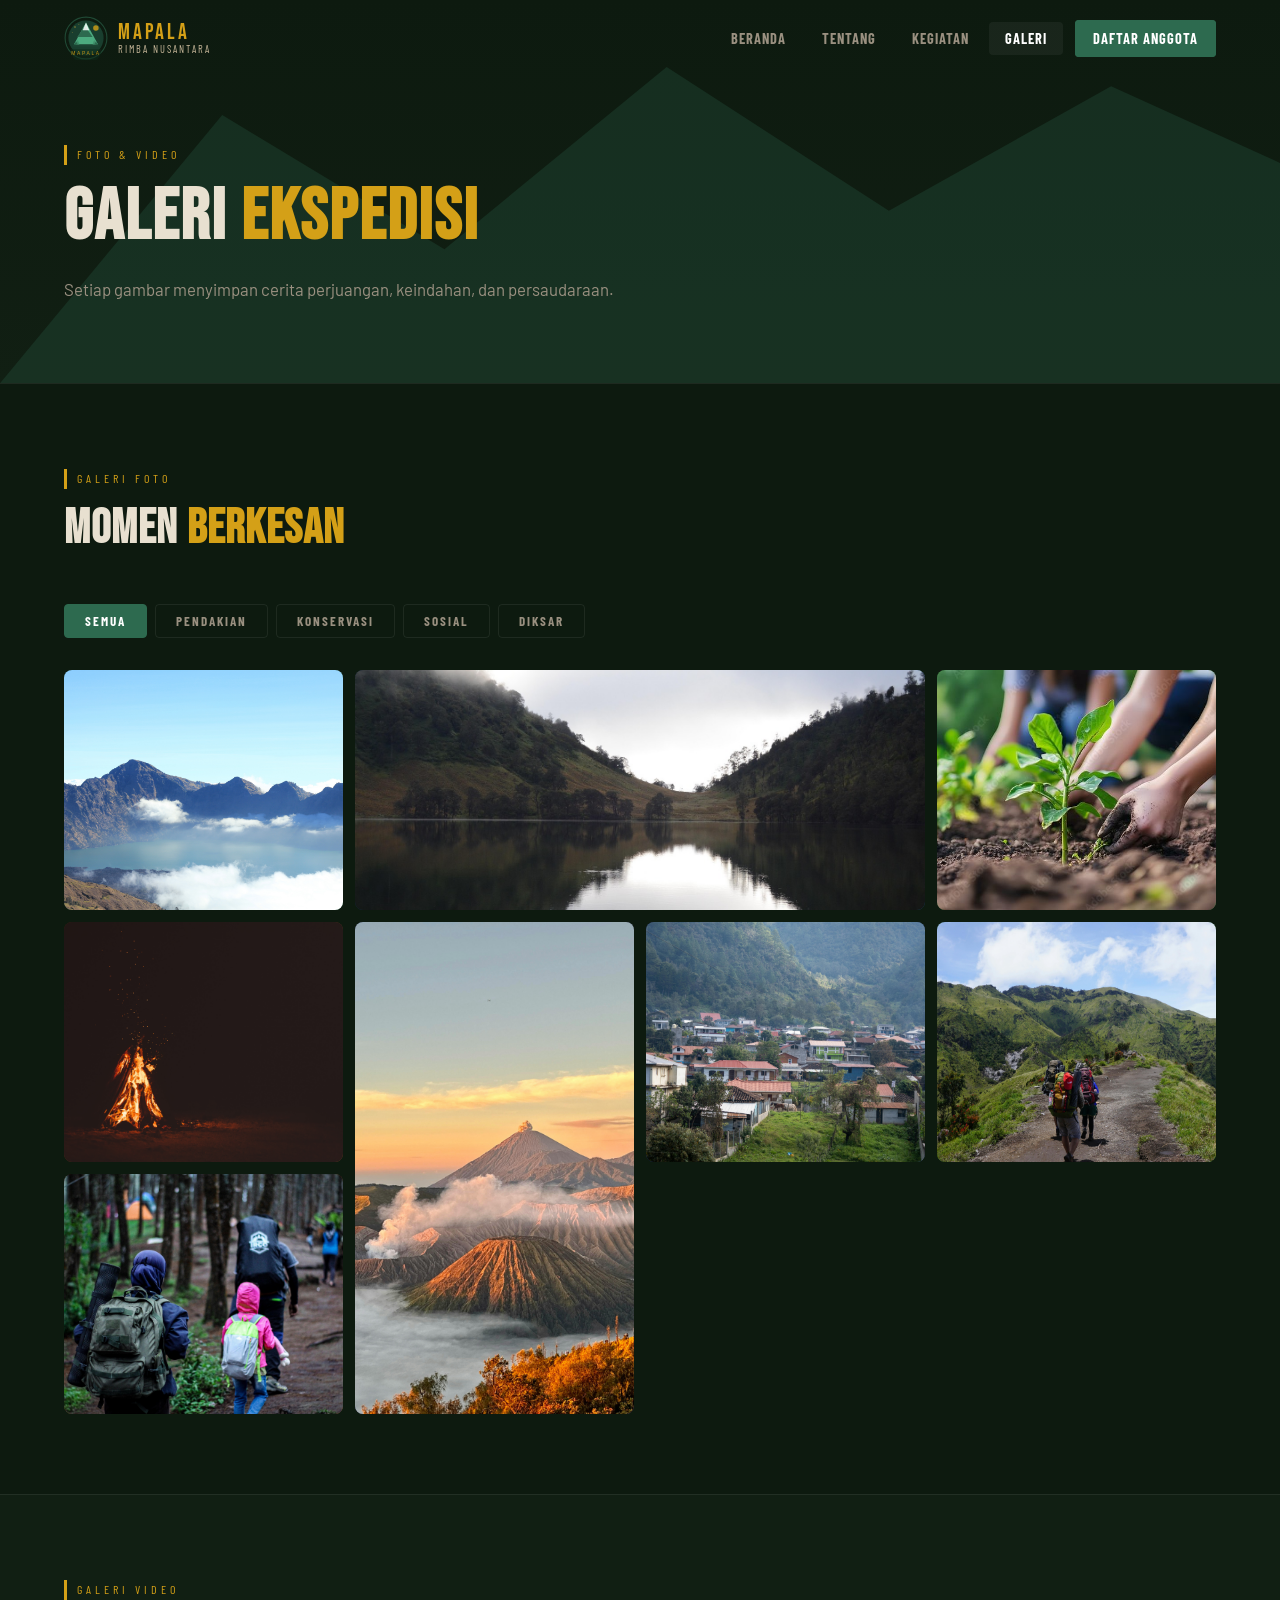
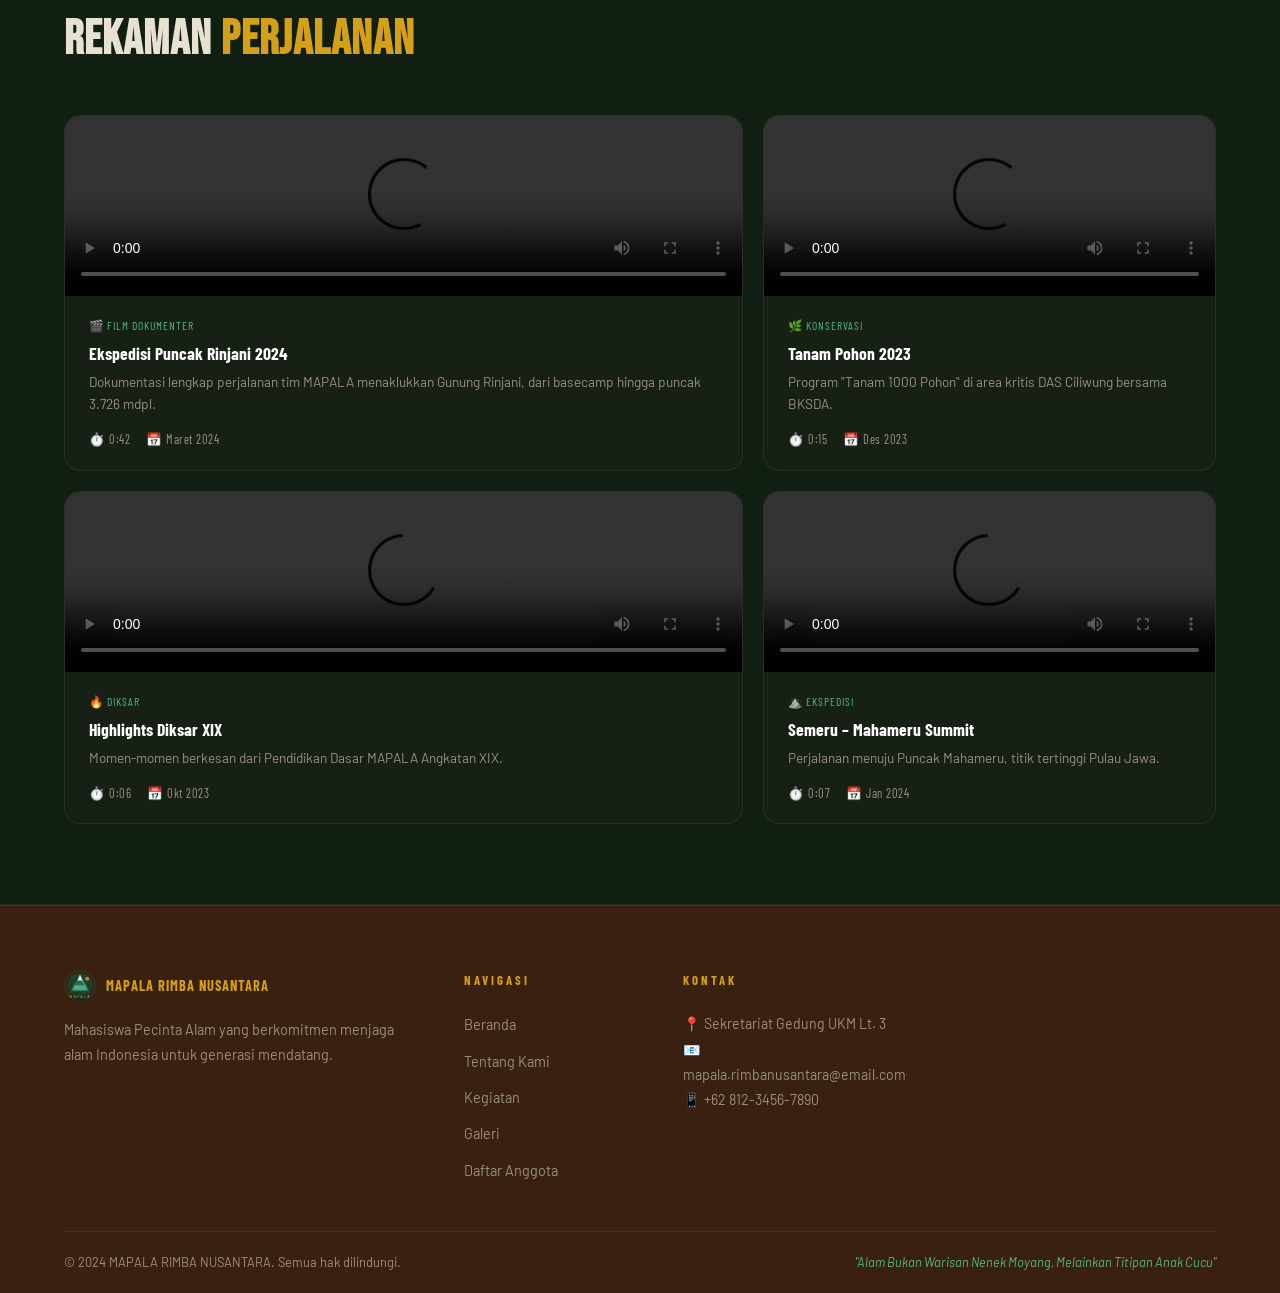
<file: galeri.html>
<!DOCTYPE html>
<html lang="id">
<head>
  <meta charset="UTF-8" />
  <meta name="viewport" content="width=device-width, initial-scale=1.0"/>
  <title>Galeri – MAPALA RIMBA NUSANTARA</title>
  <link rel="stylesheet" href="css/style.css" />
  <link rel="preconnect" href="https://fonts.googleapis.com">
  <link href="https://fonts.googleapis.com/css2?family=Bebas+Neue&family=Barlow:ital,wght@0,300;0,400;0,600;0,700;1,300&family=Barlow+Condensed:wght@400;700&display=swap" rel="stylesheet">
</head>
<body>

<!-- NAVBAR -->
<nav class="navbar" id="navbar">
  <div class="nav-container">
    <a href="index.html" class="nav-logo">
      <img src="assets/logo.svg" alt="Logo" class="logo-img" />
      <div class="logo-text">
        <span class="logo-main">MAPALA</span>
        <span class="logo-sub">RIMBA NUSANTARA</span>
      </div>
    </a>
    <button class="nav-toggle" id="navToggle" aria-label="Toggle menu">
      <span></span><span></span><span></span>
    </button>
    <ul class="nav-menu" id="navMenu">
      <li><a href="index.html" class="nav-link">Beranda</a></li>
      <li><a href="tentang.html" class="nav-link">Tentang</a></li>
      <li><a href="kegiatan.html" class="nav-link">Kegiatan</a></li>
      <li><a href="galeri.html" class="nav-link active">Galeri</a></li>
      <li><a href="daftar.html" class="nav-link nav-cta">Daftar Anggota</a></li>
    </ul>
  </div>
</nav>

<!-- PAGE HERO -->
<section class="page-hero">
  <div class="page-hero-bg">
    <svg viewBox="0 0 1440 400" preserveAspectRatio="none" xmlns="http://www.w3.org/2000/svg">
      <polygon points="0,400 250,120 500,260 750,70 1000,220 1250,90 1440,170 1440,400" fill="rgba(45,106,79,0.25)"/>
    </svg>
  </div>
  <div class="container">
    <div class="page-hero-content">
      <span class="section-label">FOTO & VIDEO</span>
      <h1>Galeri <em>Ekspedisi</em></h1>
      <p>Setiap gambar menyimpan cerita perjuangan, keindahan, dan persaudaraan.</p>
    </div>
  </div>
</section>

<!-- GALERI FOTO -->
<section class="gallery-section">
  <div class="container">
    <div class="section-header">
      <span class="section-label">GALERI FOTO</span>
      <h2 class="section-title">Momen <em>Berkesan</em></h2>
    </div>

    <!-- FILTER TABS -->
    <div class="gallery-filter">
      <button class="filter-btn active" data-filter="all">Semua</button>
      <button class="filter-btn" data-filter="pendakian">Pendakian</button>
      <button class="filter-btn" data-filter="konservasi">Konservasi</button>
      <button class="filter-btn" data-filter="sosial">Sosial</button>
      <button class="filter-btn" data-filter="diksar">Diksar</button>
    </div>

    <!-- PHOTO GRID -->
    <div class="photo-grid" id="photoGrid">
      <!-- Foto 1 -->
      <div class="photo-item" data-category="pendakian">
        <div class="photo-placeholder" style="background:linear-gradient(135deg,#1a3a2a,#2d6a4f)">
          <div class="photo-art">
            <svg viewBox="0 0 200 150" xmlns="http://www.w3.org/2000/svg">
              <polygon points="100,10 180,140 20,140" fill="rgba(255,255,255,0.12)" stroke="rgba(255,255,255,0.3)" stroke-width="1"/>
              <circle cx="150" cy="35" r="12" fill="rgba(255,220,100,0.4)"/>
              <rect x="0" y="110" width="200" height="40" fill="rgba(0,0,0,0.2)"/>
            </svg>
          </div>
          <img src="assets/img/rinjani.jpg" alt="Puncak Rinjani" onerror="this.style.display='none'" loading="lazy"/>
        </div>
        <div class="photo-caption">
          <h4>Puncak Rinjani 3.726 mdpl</h4>
          <span>Maret 2024</span>
        </div>
      </div>
      <!-- Foto 2 -->
      <div class="photo-item photo-wide" data-category="pendakian">
        <div class="photo-placeholder" style="background:linear-gradient(135deg,#0d2137,#1a4a6a)">
          <div class="photo-art">
            <svg viewBox="0 0 400 150" xmlns="http://www.w3.org/2000/svg">
              <polygon points="200,15 370,140 30,140" fill="rgba(255,255,255,0.1)" stroke="rgba(255,255,255,0.25)" stroke-width="1"/>
              <polygon points="90,40 230,140 -50,140" fill="rgba(255,255,255,0.06)"/>
              <polygon points="310,50 450,140 170,140" fill="rgba(255,255,255,0.06)"/>
            </svg>
          </div>
          <img src="assets/img/kumbolo.jpg" alt="Ranu Kumbolo" onerror="this.style.display='none'" loading="lazy"/>
        </div>
        <div class="photo-caption">
          <h4>Danau Ranu Kumbolo, Semeru</h4>
          <span>Januari 2024</span>
        </div>
      </div>
      <!-- Foto 3 -->
      <div class="photo-item" data-category="konservasi">
        <div class="photo-placeholder" style="background:linear-gradient(135deg,#1a3d1a,#3a7a3a)">
          <div class="photo-art">
            <svg viewBox="0 0 200 150" xmlns="http://www.w3.org/2000/svg">
              <circle cx="100" cy="60" r="30" fill="rgba(255,255,255,0.1)" stroke="rgba(255,255,255,0.25)" stroke-width="1"/>
              <rect x="95" y="80" width="10" height="50" fill="rgba(255,255,255,0.15)"/>
              <ellipse cx="70" cy="55" rx="20" ry="25" fill="rgba(255,255,255,0.07)"/>
              <ellipse cx="130" cy="50" rx="25" ry="30" fill="rgba(255,255,255,0.07)"/>
            </svg>
          </div>
          <img src="assets/img/1000 pohon.jpg" alt="Tanam Pohon" onerror="this.style.display='none'" loading="lazy"/>
        </div>
        <div class="photo-caption">
          <h4>Program Tanam 1000 Pohon</h4>
          <span>Desember 2023</span>
        </div>
      </div>
      <!-- Foto 4 -->
      <div class="photo-item" data-category="diksar">
        <div class="photo-placeholder" style="background:linear-gradient(135deg,#3a2010,#6a4020)">
          <div class="photo-art">
            <svg viewBox="0 0 200 150" xmlns="http://www.w3.org/2000/svg">
              <circle cx="100" cy="60" r="8" fill="rgba(255,180,50,0.7)"/>
              <line x1="100" y1="60" x2="80" y2="100" stroke="rgba(255,180,50,0.4)" stroke-width="2"/>
              <line x1="100" y1="60" x2="120" y2="100" stroke="rgba(255,180,50,0.4)" stroke-width="2"/>
              <ellipse cx="100" cy="120" rx="60" ry="10" fill="rgba(255,180,50,0.15)"/>
            </svg>
          </div>
          <img src="assets/img/api unggun.jpg" alt="Api Unggun Diksar" onerror="this.style.display='none'" loading="lazy"/>
        </div>
        <div class="photo-caption">
          <h4>Api Unggun Malam Diksar XIX</h4>
          <span>Oktober 2023</span>
        </div>
      </div>
      <!-- Foto 5 -->
      <div class="photo-item photo-tall" data-category="pendakian">
        <div class="photo-placeholder" style="background:linear-gradient(180deg,#1a1a3a,#3a3a6a)">
          <div class="photo-art">
            <svg viewBox="0 0 200 300" xmlns="http://www.w3.org/2000/svg">
              <polygon points="100,20 190,280 10,280" fill="rgba(255,255,255,0.08)" stroke="rgba(255,255,255,0.2)" stroke-width="1"/>
              <circle cx="155" cy="45" r="20" fill="rgba(255,220,100,0.25)"/>
              <line x1="0" y1="240" x2="200" y2="240" stroke="rgba(255,255,255,0.1)" stroke-width="1"/>
            </svg>
          </div>
          <img src="assets/img/sunrise.png" alt="Sunrise Semeru" onerror="this.style.display='none'" loading="lazy"/>
        </div>
        <div class="photo-caption">
          <h4>Sunrise dari Arcopodo, Semeru</h4>
          <span>Januari 2024</span>
        </div>
      </div>
      <!-- Foto 6 -->
      <div class="photo-item" data-category="sosial">
        <div class="photo-placeholder" style="background:linear-gradient(135deg,#1a1a4a,#2a4a7a)">
          <div class="photo-art">
            <svg viewBox="0 0 200 150" xmlns="http://www.w3.org/2000/svg">
              <circle cx="70" cy="60" r="20" fill="rgba(255,255,255,0.1)"/>
              <circle cx="130" cy="60" r="20" fill="rgba(255,255,255,0.1)"/>
              <circle cx="100" cy="50" r="20" fill="rgba(255,255,255,0.12)"/>
              <rect x="30" y="90" width="140" height="40" rx="5" fill="rgba(255,255,255,0.06)"/>
            </svg>
          </div>
          <img src="assets/img/desa lereng.png" alt="Bakti Sosial" onerror="this.style.display='none'" loading="lazy"/>
        </div>
        <div class="photo-caption">
          <h4>Bakti Sosial Desa Lereng Merbabu</h4>
          <span>September 2023</span>
        </div>
      </div>
      <!-- Foto 7 -->
      <div class="photo-item" data-category="konservasi">
        <div class="photo-placeholder" style="background:linear-gradient(135deg,#0a3a0a,#1a6a2a)">
          <div class="photo-art">
            <svg viewBox="0 0 200 150" xmlns="http://www.w3.org/2000/svg">
              <path d="M30,140 Q50,60 100,30 Q150,60 170,140" fill="rgba(255,255,255,0.08)" stroke="rgba(255,255,255,0.2)" stroke-width="1"/>
              <path d="M60,140 Q75,80 100,50 Q125,80 140,140" fill="rgba(255,255,255,0.05)"/>
            </svg>
          </div>
          <img src="assets/img/patroli.png" alt="Patroli Jalur" onerror="this.style.display='none'" loading="lazy"/>
        </div>
        <div class="photo-caption">
          <h4>Patroli Kebersihan Jalur Gunung</h4>
          <span>Agustus 2023</span>
        </div>
      </div>
      <!-- Foto 8 -->
      <div class="photo-item" data-category="diksar">
        <div class="photo-placeholder" style="background:linear-gradient(135deg,#3a1a0a,#7a4a2a)">
          <div class="photo-art">
            <svg viewBox="0 0 200 150" xmlns="http://www.w3.org/2000/svg">
              <polygon points="60,140 100,30 140,140" fill="rgba(255,255,255,0.1)" stroke="rgba(255,255,255,0.2)" stroke-width="1"/>
              <polygon points="40,140 70,60 100,140" fill="rgba(255,255,255,0.06)"/>
              <polygon points="100,140 130,60 160,140" fill="rgba(255,255,255,0.06)"/>
            </svg>
          </div>
          <img src="assets/img/diksar.jpg" alt="Rapelling Diksar" onerror="this.style.display='none'" loading="lazy"/>
        </div>
        <div class="photo-caption">
          <h4>Latihan Rapelling Diksar XIX</h4>
          <span>Oktober 2023</span>
        </div>
      </div>
    </div>

    <!-- LIGHTBOX -->
    <div class="lightbox" id="lightbox">
      <button class="lightbox-close" id="lightboxClose">✕</button>
      <button class="lightbox-prev" id="lightboxPrev">‹</button>
      <button class="lightbox-next" id="lightboxNext">›</button>
      <div class="lightbox-content" id="lightboxContent"></div>
      <div class="lightbox-caption" id="lightboxCaption"></div>
    </div>
  </div>
</section>

<!-- GALERI VIDEO -->
<section class="video-section section-dark">
  <div class="container">
    <div class="section-header">
      <span class="section-label">GALERI VIDEO</span>
      <h2 class="section-title">Rekaman <em>Perjalanan</em></h2>
    </div>

    <div class="video-grid">
      <!-- Video 1 -->
      <div class="video-card">
        <div class="video-wrapper">
          <video controls poster="" class="gallery-video" preload="metadata">
            <source src="assets/video/rinjani.mp4" type="video/mp4">
            Browser Anda tidak mendukung video HTML5.
          </video>
          <div class="video-placeholder-overlay">
            <svg viewBox="0 0 600 340" xmlns="http://www.w3.org/2000/svg" class="video-bg-art">
              <rect width="600" height="340" fill="#0d2010"/>
              <polygon points="300,40 540,300 60,300" fill="rgba(45,106,79,0.4)" stroke="rgba(100,200,130,0.3)" stroke-width="1"/>
              <polygon points="180,80 380,300 -20,300" fill="rgba(30,80,50,0.3)"/>
              <polygon points="420,60 620,300 220,300" fill="rgba(30,80,50,0.3)"/>
              <circle cx="460" cy="70" r="35" fill="rgba(255,220,80,0.2)"/>
              <text x="300" y="200" text-anchor="middle" font-family="serif" font-size="18" fill="rgba(255,255,255,0.5)">▶ Putar Video</text>
              <text x="300" y="225" text-anchor="middle" font-family="sans-serif" font-size="11" fill="rgba(255,255,255,0.3)">ekspedisi-rinjani.mp4</text>
            </svg>
          </div>
        </div>
        <div class="video-info">
          <div class="video-badge">🎬 Film Dokumenter</div>
          <h3>Ekspedisi Puncak Rinjani 2024</h3>
          <p>Dokumentasi lengkap perjalanan tim MAPALA menaklukkan Gunung Rinjani, dari basecamp hingga puncak 3.726 mdpl.</p>
          <div class="video-meta">
            <span>⏱️ 0:42</span>
            <span>📅 Maret 2024</span>
          </div>
        </div>
      </div>

      <!-- Video 2 -->
      <div class="video-card">
        <div class="video-wrapper">
          <video controls poster="" class="gallery-video" preload="metadata">
            <source src="assets/video/1000 pohon.mp4" type="video/mp4">
            Browser Anda tidak mendukung video HTML5.
          </video>
          <div class="video-placeholder-overlay">
            <svg viewBox="0 0 300 200" xmlns="http://www.w3.org/2000/svg" class="video-bg-art">
              <rect width="300" height="200" fill="#0d1f0d"/>
              <ellipse cx="150" cy="80" rx="60" ry="70" fill="rgba(45,140,60,0.3)"/>
              <rect x="140" y="120" width="20" height="60" fill="rgba(45,140,60,0.25)"/>
              <text x="150" y="170" text-anchor="middle" font-family="serif" font-size="14" fill="rgba(255,255,255,0.4)">▶ Putar</text>
            </svg>
          </div>
        </div>
        <div class="video-info">
          <div class="video-badge">🌿 Konservasi</div>
          <h3>Tanam Pohon 2023</h3>
          <p>Program "Tanam 1000 Pohon" di area kritis DAS Ciliwung bersama BKSDA.</p>
          <div class="video-meta">
            <span>⏱️ 0:15</span>
            <span>📅 Des 2023</span>
          </div>
        </div>
      </div>

      <!-- Video 3 -->
      <div class="video-card">
        <div class="video-wrapper">
          <video controls poster="" class="gallery-video" preload="metadata">
            <source src="assets/video/diksar.mp4" type="video/mp4">
            Browser Anda tidak mendukung video HTML5.
          </video>
          <div class="video-placeholder-overlay">
            <svg viewBox="0 0 300 200" xmlns="http://www.w3.org/2000/svg" class="video-bg-art">
              <rect width="300" height="200" fill="#1a0d05"/>
              <circle cx="150" cy="80" r="15" fill="rgba(255,150,30,0.6)"/>
              <polygon points="130,60 170,60 190,100 150,130 110,100" fill="rgba(255,100,10,0.2)"/>
              <text x="150" y="165" text-anchor="middle" font-family="serif" font-size="14" fill="rgba(255,255,255,0.4)">▶ Putar</text>
            </svg>
          </div>
        </div>
        <div class="video-info">
          <div class="video-badge">🔥 Diksar</div>
          <h3>Highlights Diksar XIX</h3>
          <p>Momen-momen berkesan dari Pendidikan Dasar MAPALA Angkatan XIX.</p>
          <div class="video-meta">
            <span>⏱️ 0:06</span>
            <span>📅 Okt 2023</span>
          </div>
        </div>
      </div>

      <!-- Video 4 -->
      <div class="video-card">
        <div class="video-wrapper">
          <video controls poster="" class="gallery-video" preload="metadata">
            <source src="assets/video/semeru.mp4" type="video/mp4">
            Browser Anda tidak mendukung video HTML5.
          </video>
          <div class="video-placeholder-overlay">
            <svg viewBox="0 0 300 200" xmlns="http://www.w3.org/2000/svg" class="video-bg-art">
              <rect width="300" height="200" fill="#05051a"/>
              <polygon points="150,20 270,180 30,180" fill="rgba(60,80,180,0.25)" stroke="rgba(100,120,220,0.3)" stroke-width="1"/>
              <circle cx="220" cy="45" r="25" fill="rgba(255,200,80,0.2)"/>
              <text x="150" y="165" text-anchor="middle" font-family="serif" font-size="14" fill="rgba(255,255,255,0.4)">▶ Putar</text>
            </svg>
          </div>
        </div>
        <div class="video-info">
          <div class="video-badge">⛰️ Ekspedisi</div>
          <h3>Semeru – Mahameru Summit</h3>
          <p>Perjalanan menuju Puncak Mahameru, titik tertinggi Pulau Jawa.</p>
          <div class="video-meta">
            <span>⏱️ 0:07</span>
            <span>📅 Jan 2024</span>
          </div>
        </div>
      </div>
    </div>
  </div>
</section>

<!-- FOOTER -->
<footer class="footer">
  <div class="container">
    <div class="footer-grid">
      <div class="footer-brand">
        <div class="footer-logo">
          <img src="assets/logo.svg" alt="Logo" class="logo-img-sm" />
          <span>MAPALA RIMBA NUSANTARA</span>
        </div>
        <p>Mahasiswa Pecinta Alam yang berkomitmen menjaga alam Indonesia untuk generasi mendatang.</p>
      </div>
      <div class="footer-nav">
        <h5>Navigasi</h5>
        <ul>
          <li><a href="index.html">Beranda</a></li>
          <li><a href="tentang.html">Tentang Kami</a></li>
          <li><a href="kegiatan.html">Kegiatan</a></li>
          <li><a href="galeri.html">Galeri</a></li>
          <li><a href="daftar.html">Daftar Anggota</a></li>
        </ul>
      </div>
      <div class="footer-contact">
        <h5>Kontak</h5>
        <p>📍 Sekretariat Gedung UKM Lt. 3</p>
        <p>📧 mapala.rimbanusantara@email.com</p>
        <p>📱 +62 812-3456-7890</p>
      </div>
    </div>
    <div class="footer-bottom">
      <p>© 2024 MAPALA RIMBA NUSANTARA. Semua hak dilindungi.</p>
      <p class="footer-motto">"Alam Bukan Warisan Nenek Moyang, Melainkan Titipan Anak Cucu"</p>
    </div>
  </div>
</footer>

<script src="js/main.js"></script>
<script src="js/galeri.js"></script>
</body>
</html>
</file>
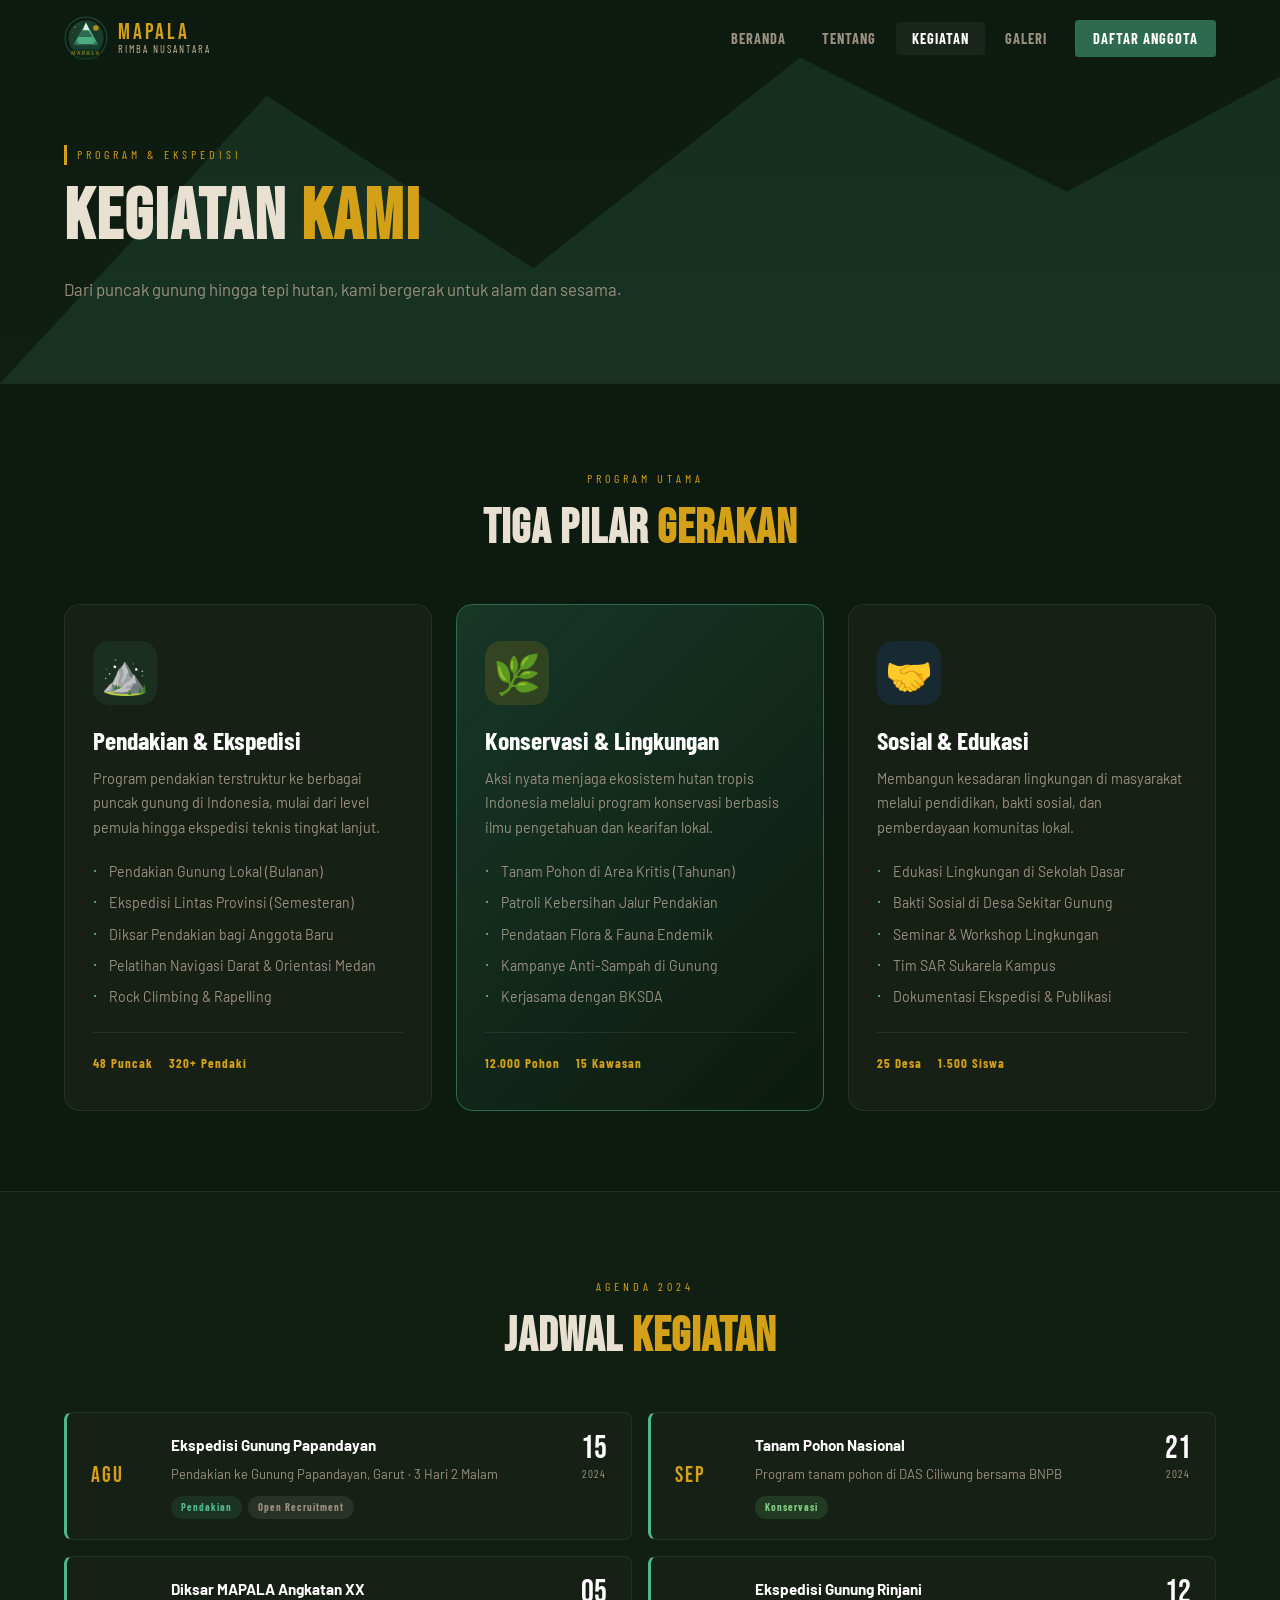
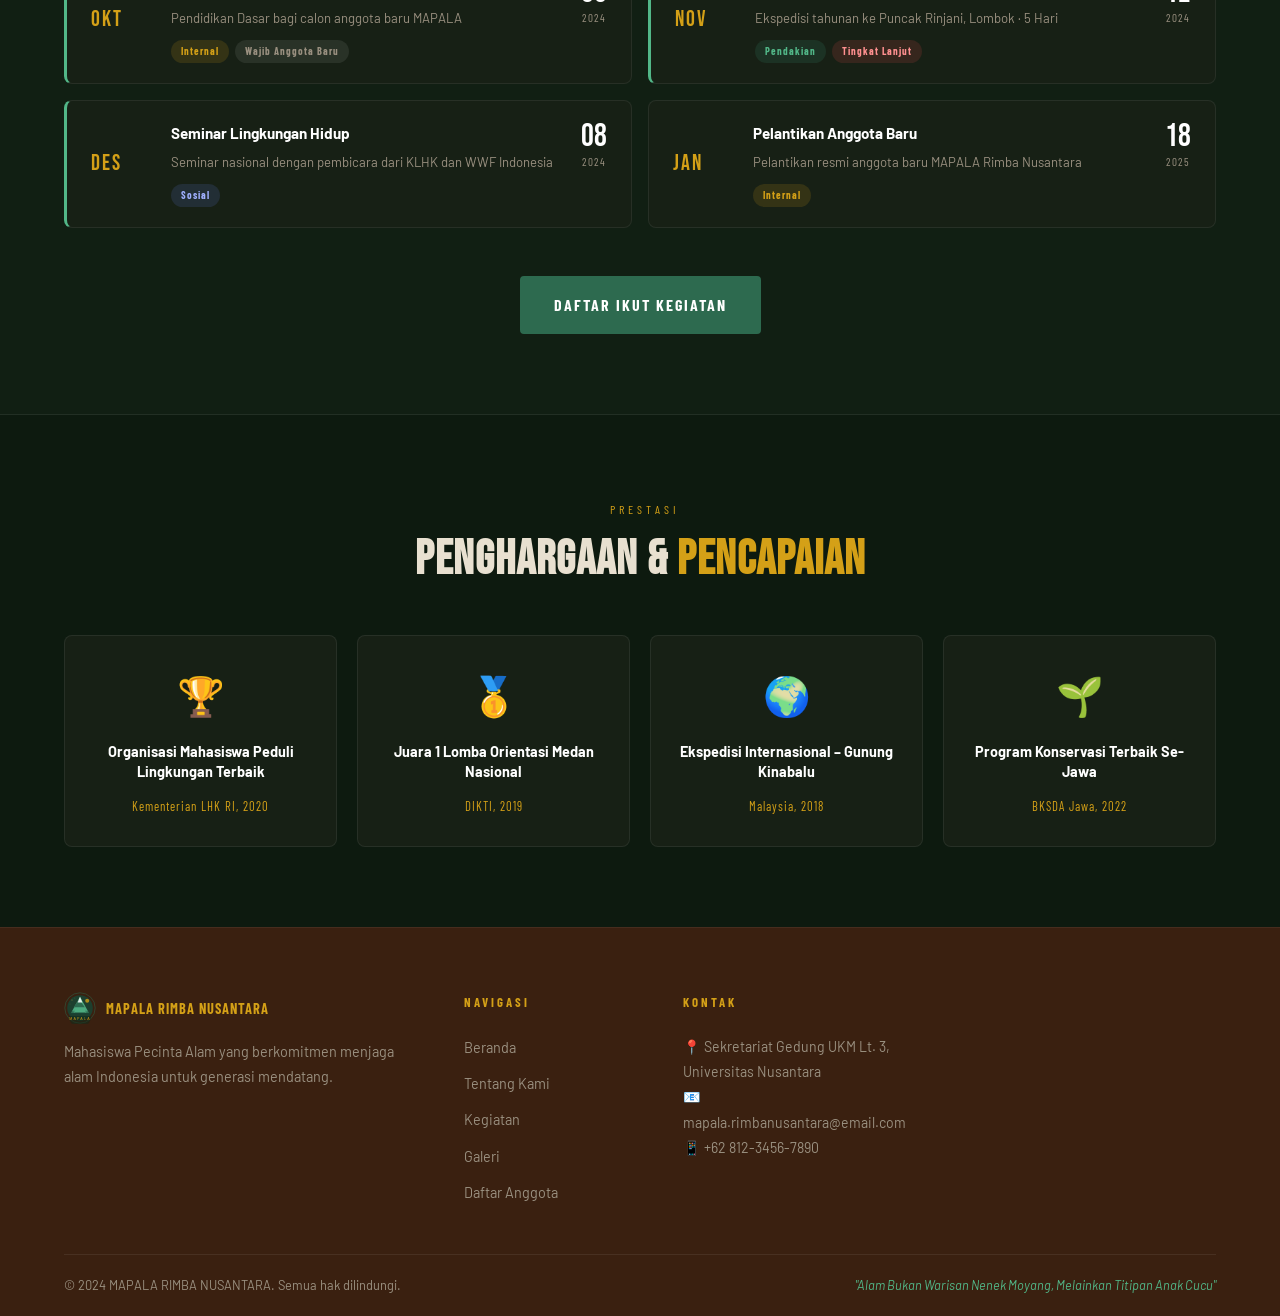
<file: kegiatan.html>
<!DOCTYPE html>
<html lang="id">
<head>
  <meta charset="UTF-8" />
  <meta name="viewport" content="width=device-width, initial-scale=1.0"/>
  <title>Kegiatan – MAPALA RIMBA NUSANTARA</title>
  <link rel="stylesheet" href="css/style.css" />
  <link rel="preconnect" href="https://fonts.googleapis.com">
  <link href="https://fonts.googleapis.com/css2?family=Bebas+Neue&family=Barlow:ital,wght@0,300;0,400;0,600;0,700;1,300&family=Barlow+Condensed:wght@400;700&display=swap" rel="stylesheet">
</head>
<body>

<!-- NAVBAR -->
<nav class="navbar" id="navbar">
  <div class="nav-container">
    <a href="index.html" class="nav-logo">
      <img src="assets/logo.svg" alt="Logo" class="logo-img" />
      <div class="logo-text">
        <span class="logo-main">MAPALA</span>
        <span class="logo-sub">RIMBA NUSANTARA</span>
      </div>
    </a>
    <button class="nav-toggle" id="navToggle" aria-label="Toggle menu">
      <span></span><span></span><span></span>
    </button>
    <ul class="nav-menu" id="navMenu">
      <li><a href="index.html" class="nav-link">Beranda</a></li>
      <li><a href="tentang.html" class="nav-link">Tentang</a></li>
      <li><a href="kegiatan.html" class="nav-link active">Kegiatan</a></li>
      <li><a href="galeri.html" class="nav-link">Galeri</a></li>
      <li><a href="daftar.html" class="nav-link nav-cta">Daftar Anggota</a></li>
    </ul>
  </div>
</nav>

<!-- PAGE HERO -->
<section class="page-hero">
  <div class="page-hero-bg">
    <svg viewBox="0 0 1440 400" preserveAspectRatio="none" xmlns="http://www.w3.org/2000/svg">
      <polygon points="0,400 300,100 600,280 900,60 1200,200 1440,80 1440,400" fill="rgba(45,106,79,0.25)"/>
    </svg>
  </div>
  <div class="container">
    <div class="page-hero-content">
      <span class="section-label">PROGRAM & EKSPEDISI</span>
      <h1>Kegiatan <em>Kami</em></h1>
      <p>Dari puncak gunung hingga tepi hutan, kami bergerak untuk alam dan sesama.</p>
    </div>
  </div>
</section>

<!-- PROGRAM UTAMA -->
<section class="programs-section">
  <div class="container">
    <div class="section-header center">
      <span class="section-label">PROGRAM UTAMA</span>
      <h2 class="section-title">Tiga Pilar <em>Gerakan</em></h2>
    </div>
    <div class="program-grid">
      <div class="program-card">
        <div class="program-icon-wrap program-green">⛰️</div>
        <h3>Pendakian & Ekspedisi</h3>
        <p>Program pendakian terstruktur ke berbagai puncak gunung di Indonesia, mulai dari level pemula hingga ekspedisi teknis tingkat lanjut.</p>
        <ul class="program-list">
          <li>Pendakian Gunung Lokal (Bulanan)</li>
          <li>Ekspedisi Lintas Provinsi (Semesteran)</li>
          <li>Diksar Pendakian bagi Anggota Baru</li>
          <li>Pelatihan Navigasi Darat & Orientasi Medan</li>
          <li>Rock Climbing & Rapelling</li>
        </ul>
        <div class="program-stat">
          <span>48 Puncak</span><span>320+ Pendaki</span>
        </div>
      </div>
      <div class="program-card program-featured">
        <div class="program-icon-wrap program-gold">🌿</div>
        <h3>Konservasi & Lingkungan</h3>
        <p>Aksi nyata menjaga ekosistem hutan tropis Indonesia melalui program konservasi berbasis ilmu pengetahuan dan kearifan lokal.</p>
        <ul class="program-list">
          <li>Tanam Pohon di Area Kritis (Tahunan)</li>
          <li>Patroli Kebersihan Jalur Pendakian</li>
          <li>Pendataan Flora & Fauna Endemik</li>
          <li>Kampanye Anti-Sampah di Gunung</li>
          <li>Kerjasama dengan BKSDA</li>
        </ul>
        <div class="program-stat">
          <span>12.000 Pohon</span><span>15 Kawasan</span>
        </div>
      </div>
      <div class="program-card">
        <div class="program-icon-wrap program-blue">🤝</div>
        <h3>Sosial & Edukasi</h3>
        <p>Membangun kesadaran lingkungan di masyarakat melalui pendidikan, bakti sosial, dan pemberdayaan komunitas lokal.</p>
        <ul class="program-list">
          <li>Edukasi Lingkungan di Sekolah Dasar</li>
          <li>Bakti Sosial di Desa Sekitar Gunung</li>
          <li>Seminar & Workshop Lingkungan</li>
          <li>Tim SAR Sukarela Kampus</li>
          <li>Dokumentasi Ekspedisi & Publikasi</li>
        </ul>
        <div class="program-stat">
          <span>25 Desa</span><span>1.500 Siswa</span>
        </div>
      </div>
    </div>
  </div>
</section>

<!-- JADWAL KEGIATAN -->
<section class="schedule-section section-dark">
  <div class="container">
    <div class="section-header center">
      <span class="section-label">AGENDA 2024</span>
      <h2 class="section-title">Jadwal <em>Kegiatan</em></h2>
    </div>
    <div class="schedule-grid">
      <div class="schedule-card upcoming">
        <div class="schedule-month">AGU</div>
        <div class="schedule-info">
          <h4>Ekspedisi Gunung Papandayan</h4>
          <p>Pendakian ke Gunung Papandayan, Garut · 3 Hari 2 Malam</p>
          <div class="schedule-tags">
            <span class="tag tag-pendakian">Pendakian</span>
            <span class="tag tag-open">Open Recruitment</span>
          </div>
        </div>
        <div class="schedule-date">
          <span class="date-num">15</span>
          <span class="date-year">2024</span>
        </div>
      </div>
      <div class="schedule-card upcoming">
        <div class="schedule-month">SEP</div>
        <div class="schedule-info">
          <h4>Tanam Pohon Nasional</h4>
          <p>Program tanam pohon di DAS Ciliwung bersama BNPB</p>
          <div class="schedule-tags">
            <span class="tag tag-konservasi">Konservasi</span>
          </div>
        </div>
        <div class="schedule-date">
          <span class="date-num">21</span>
          <span class="date-year">2024</span>
        </div>
      </div>
      <div class="schedule-card upcoming">
        <div class="schedule-month">OKT</div>
        <div class="schedule-info">
          <h4>Diksar MAPALA Angkatan XX</h4>
          <p>Pendidikan Dasar bagi calon anggota baru MAPALA</p>
          <div class="schedule-tags">
            <span class="tag tag-internal">Internal</span>
            <span class="tag tag-open">Wajib Anggota Baru</span>
          </div>
        </div>
        <div class="schedule-date">
          <span class="date-num">05</span>
          <span class="date-year">2024</span>
        </div>
      </div>
      <div class="schedule-card upcoming">
        <div class="schedule-month">NOV</div>
        <div class="schedule-info">
          <h4>Ekspedisi Gunung Rinjani</h4>
          <p>Ekspedisi tahunan ke Puncak Rinjani, Lombok · 5 Hari</p>
          <div class="schedule-tags">
            <span class="tag tag-pendakian">Pendakian</span>
            <span class="tag tag-advanced">Tingkat Lanjut</span>
          </div>
        </div>
        <div class="schedule-date">
          <span class="date-num">12</span>
          <span class="date-year">2024</span>
        </div>
      </div>
      <div class="schedule-card upcoming">
        <div class="schedule-month">DES</div>
        <div class="schedule-info">
          <h4>Seminar Lingkungan Hidup</h4>
          <p>Seminar nasional dengan pembicara dari KLHK dan WWF Indonesia</p>
          <div class="schedule-tags">
            <span class="tag tag-sosial">Sosial</span>
          </div>
        </div>
        <div class="schedule-date">
          <span class="date-num">08</span>
          <span class="date-year">2024</span>
        </div>
      </div>
      <div class="schedule-card">
        <div class="schedule-month">JAN</div>
        <div class="schedule-info">
          <h4>Pelantikan Anggota Baru</h4>
          <p>Pelantikan resmi anggota baru MAPALA Rimba Nusantara</p>
          <div class="schedule-tags">
            <span class="tag tag-internal">Internal</span>
          </div>
        </div>
        <div class="schedule-date">
          <span class="date-num">18</span>
          <span class="date-year">2025</span>
        </div>
      </div>
    </div>
    <div class="section-cta">
      <a href="daftar.html" class="btn btn-primary">Daftar Ikut Kegiatan</a>
    </div>
  </div>
</section>

<!-- PRESTASI -->
<section class="achievements-section">
  <div class="container">
    <div class="section-header center">
      <span class="section-label">PRESTASI</span>
      <h2 class="section-title">Penghargaan & <em>Pencapaian</em></h2>
    </div>
    <div class="achievement-grid">
      <div class="achievement-card">
        <div class="achievement-icon">🏆</div>
        <h4>Organisasi Mahasiswa Peduli Lingkungan Terbaik</h4>
        <span>Kementerian LHK RI, 2020</span>
      </div>
      <div class="achievement-card">
        <div class="achievement-icon">🥇</div>
        <h4>Juara 1 Lomba Orientasi Medan Nasional</h4>
        <span>DIKTI, 2019</span>
      </div>
      <div class="achievement-card">
        <div class="achievement-icon">🌍</div>
        <h4>Ekspedisi Internasional – Gunung Kinabalu</h4>
        <span>Malaysia, 2018</span>
      </div>
      <div class="achievement-card">
        <div class="achievement-icon">🌱</div>
        <h4>Program Konservasi Terbaik Se-Jawa</h4>
        <span>BKSDA Jawa, 2022</span>
      </div>
    </div>
  </div>
</section>

<!-- FOOTER -->
<footer class="footer">
  <div class="container">
    <div class="footer-grid">
      <div class="footer-brand">
        <div class="footer-logo">
          <img src="assets/logo.svg" alt="Logo" class="logo-img-sm" />
          <span>MAPALA RIMBA NUSANTARA</span>
        </div>
        <p>Mahasiswa Pecinta Alam yang berkomitmen menjaga alam Indonesia untuk generasi mendatang.</p>
      </div>
      <div class="footer-nav">
        <h5>Navigasi</h5>
        <ul>
          <li><a href="index.html">Beranda</a></li>
          <li><a href="tentang.html">Tentang Kami</a></li>
          <li><a href="kegiatan.html">Kegiatan</a></li>
          <li><a href="galeri.html">Galeri</a></li>
          <li><a href="daftar.html">Daftar Anggota</a></li>
        </ul>
      </div>
      <div class="footer-contact">
        <h5>Kontak</h5>
        <p>📍 Sekretariat Gedung UKM Lt. 3, Universitas Nusantara</p>
        <p>📧 mapala.rimbanusantara@email.com</p>
        <p>📱 +62 812-3456-7890</p>
      </div>
    </div>
    <div class="footer-bottom">
      <p>© 2024 MAPALA RIMBA NUSANTARA. Semua hak dilindungi.</p>
      <p class="footer-motto">"Alam Bukan Warisan Nenek Moyang, Melainkan Titipan Anak Cucu"</p>
    </div>
  </div>
</footer>

<script src="js/main.js"></script>
</body>
</html>
</file>
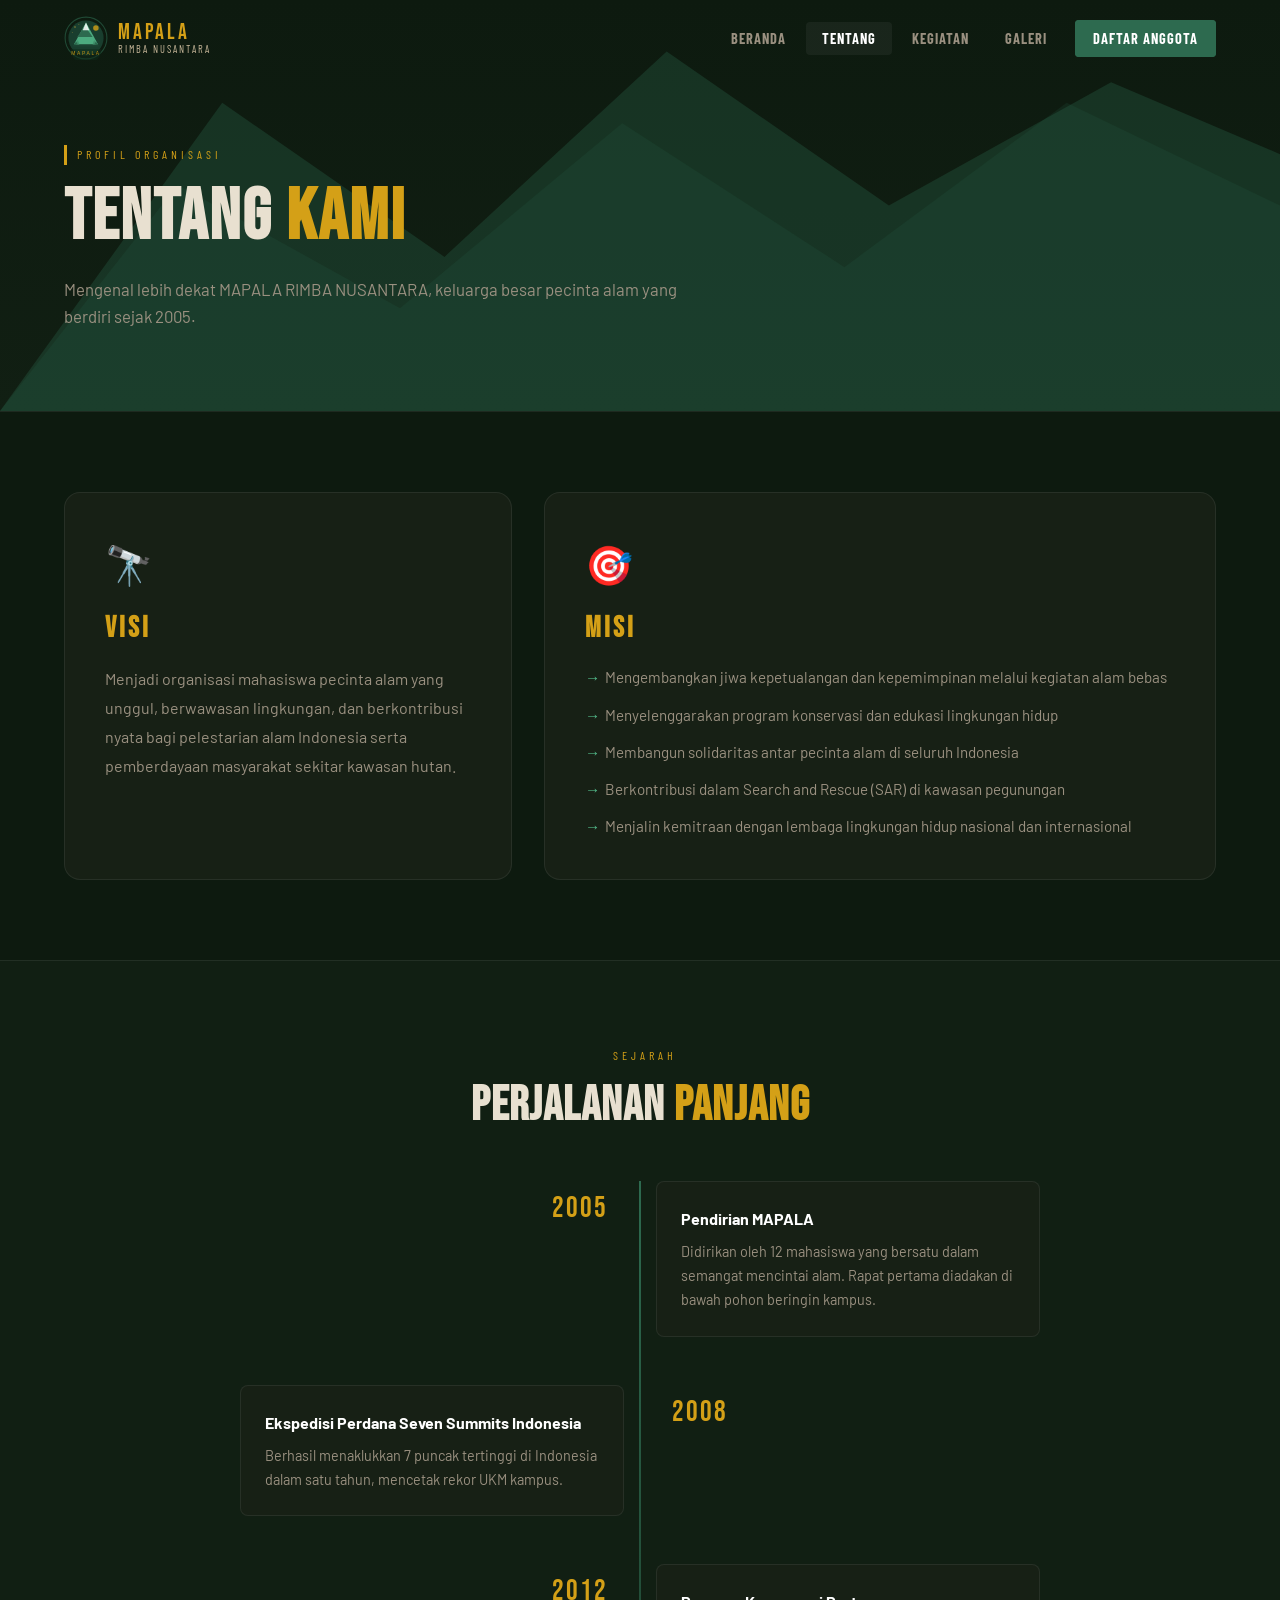
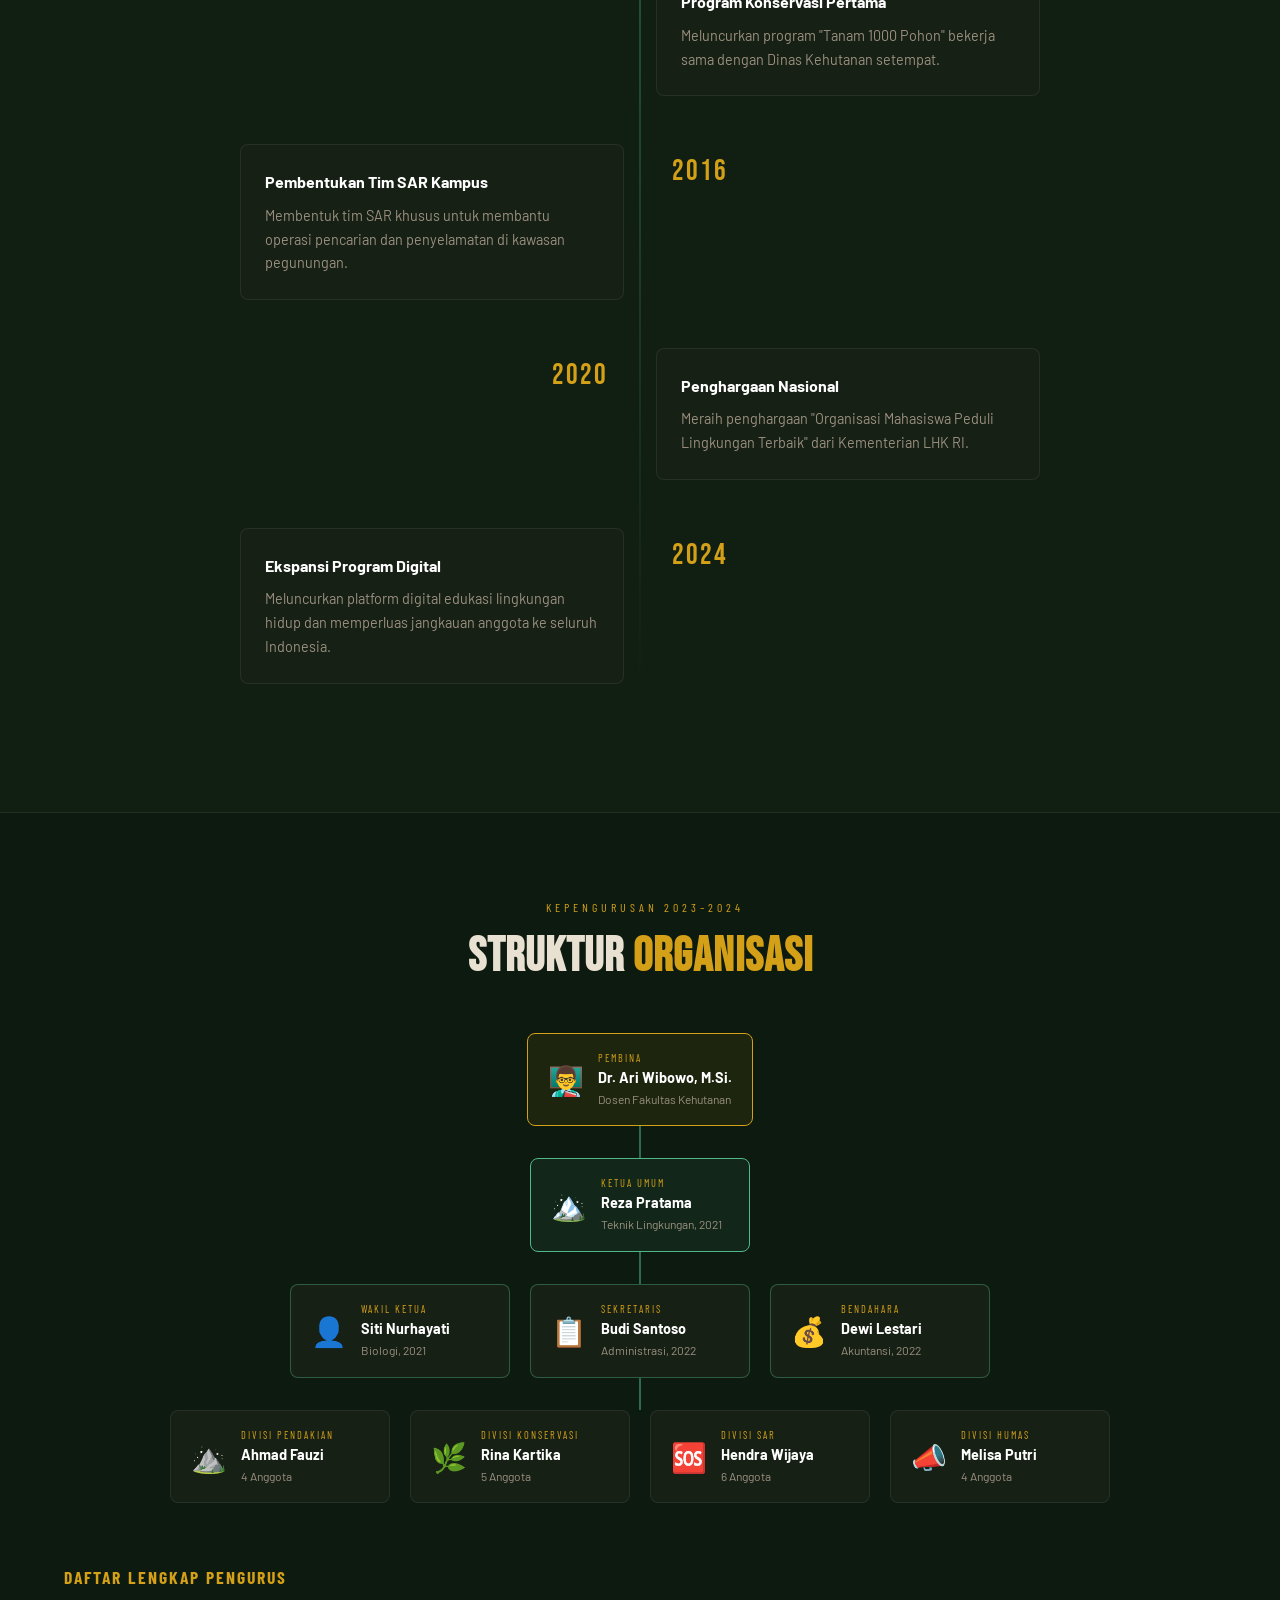
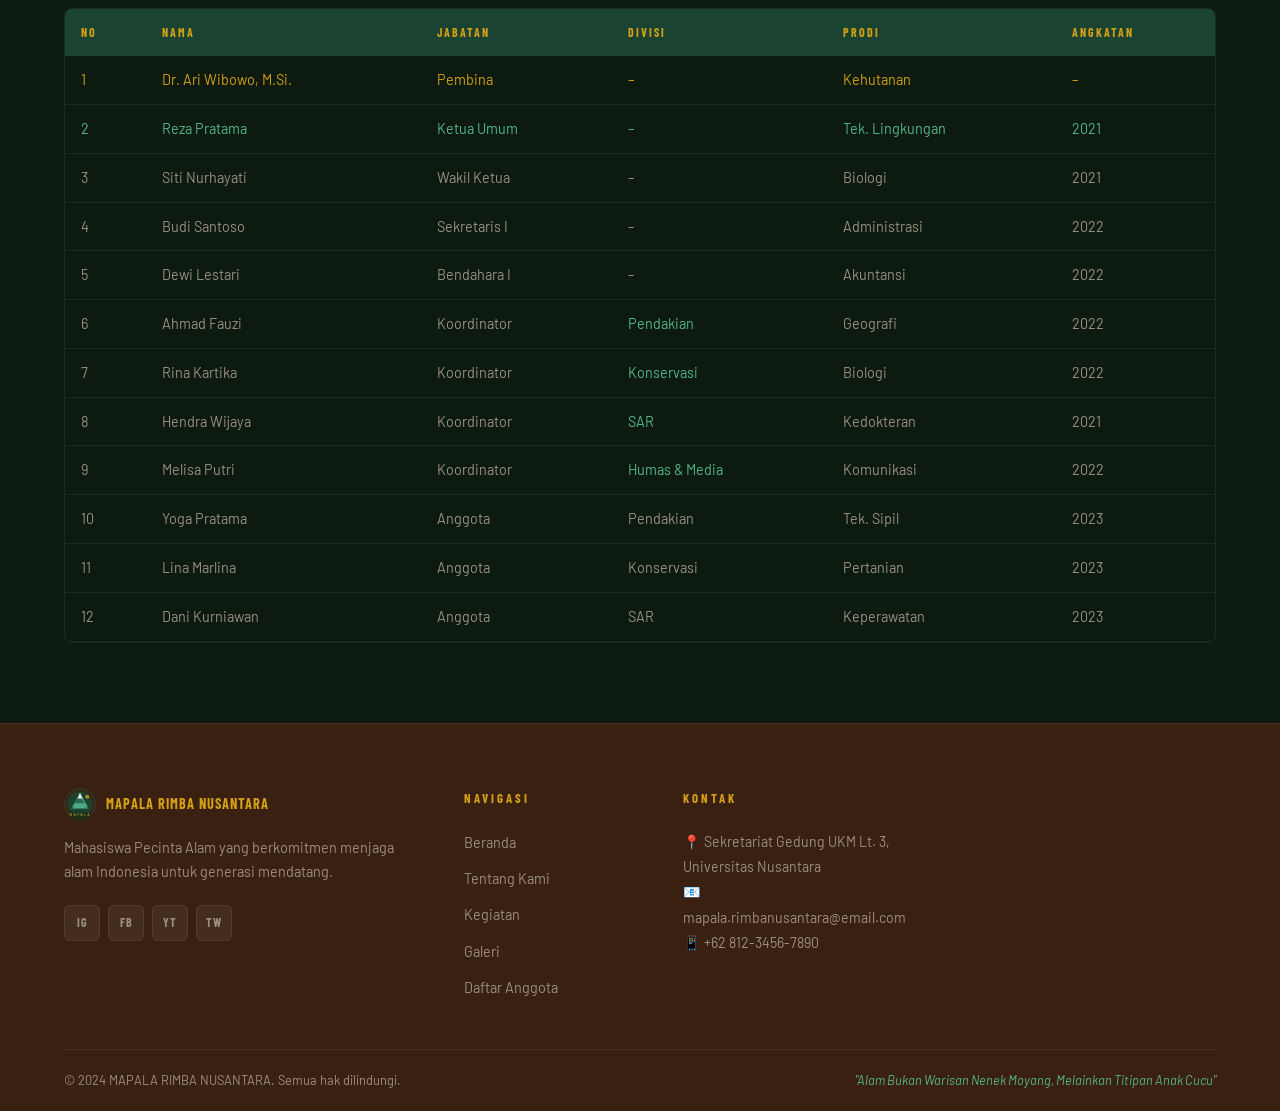
<file: tentang.html>
<!DOCTYPE html>
<html lang="id">
<head>
  <meta charset="UTF-8" />
  <meta name="viewport" content="width=device-width, initial-scale=1.0"/>
  <title>Tentang Kami – MAPALA RIMBA NUSANTARA</title>
  <link rel="stylesheet" href="css/style.css" />
  <link rel="preconnect" href="https://fonts.googleapis.com">
  <link href="https://fonts.googleapis.com/css2?family=Bebas+Neue&family=Barlow:ital,wght@0,300;0,400;0,600;0,700;1,300&family=Barlow+Condensed:wght@400;700&display=swap" rel="stylesheet">
</head>
<body>

<!-- NAVBAR -->
<nav class="navbar" id="navbar">
  <div class="nav-container">
    <a href="index.html" class="nav-logo">
      <img src="assets/logo.svg" alt="Logo" class="logo-img" />
      <div class="logo-text">
        <span class="logo-main">MAPALA</span>
        <span class="logo-sub">RIMBA NUSANTARA</span>
      </div>
    </a>
    <button class="nav-toggle" id="navToggle" aria-label="Toggle menu">
      <span></span><span></span><span></span>
    </button>
    <ul class="nav-menu" id="navMenu">
      <li><a href="index.html" class="nav-link">Beranda</a></li>
      <li><a href="tentang.html" class="nav-link active">Tentang</a></li>
      <li><a href="kegiatan.html" class="nav-link">Kegiatan</a></li>
      <li><a href="galeri.html" class="nav-link">Galeri</a></li>
      <li><a href="daftar.html" class="nav-link nav-cta">Daftar Anggota</a></li>
    </ul>
  </div>
</nav>

<!-- PAGE HERO -->
<section class="page-hero">
  <div class="page-hero-bg">
    <svg viewBox="0 0 1440 400" preserveAspectRatio="none" xmlns="http://www.w3.org/2000/svg">
      <polygon points="0,400 250,100 500,250 750,50 1000,200 1250,80 1440,150 1440,400" fill="rgba(45,106,79,0.3)"/>
      <polygon points="0,400 200,180 450,300 700,120 950,260 1200,100 1440,200 1440,400" fill="rgba(45,106,79,0.15)"/>
    </svg>
  </div>
  <div class="container">
    <div class="page-hero-content">
      <span class="section-label">PROFIL ORGANISASI</span>
      <h1>Tentang <em>Kami</em></h1>
      <p>Mengenal lebih dekat MAPALA RIMBA NUSANTARA, keluarga besar pecinta alam yang berdiri sejak 2005.</p>
    </div>
  </div>
</section>

<!-- VISI MISI -->
<section class="vm-section">
  <div class="container">
    <div class="vm-grid">
      <div class="vm-card vm-visi">
        <div class="vm-icon">🔭</div>
        <h3>VISI</h3>
        <p>Menjadi organisasi mahasiswa pecinta alam yang unggul, berwawasan lingkungan, dan berkontribusi nyata bagi pelestarian alam Indonesia serta pemberdayaan masyarakat sekitar kawasan hutan.</p>
      </div>
      <div class="vm-card vm-misi">
        <div class="vm-icon">🎯</div>
        <h3>MISI</h3>
        <ul>
          <li>Mengembangkan jiwa kepetualangan dan kepemimpinan melalui kegiatan alam bebas</li>
          <li>Menyelenggarakan program konservasi dan edukasi lingkungan hidup</li>
          <li>Membangun solidaritas antar pecinta alam di seluruh Indonesia</li>
          <li>Berkontribusi dalam Search and Rescue (SAR) di kawasan pegunungan</li>
          <li>Menjalin kemitraan dengan lembaga lingkungan hidup nasional dan internasional</li>
        </ul>
      </div>
    </div>
  </div>
</section>

<!-- SEJARAH -->
<section class="history-section section-dark">
  <div class="container">
    <div class="section-header center">
      <span class="section-label">SEJARAH</span>
      <h2 class="section-title">Perjalanan <em>Panjang</em></h2>
    </div>
    <div class="timeline">
      <div class="timeline-item left">
        <div class="timeline-marker">2005</div>
        <div class="timeline-content">
          <h4>Pendirian MAPALA</h4>
          <p>Didirikan oleh 12 mahasiswa yang bersatu dalam semangat mencintai alam. Rapat pertama diadakan di bawah pohon beringin kampus.</p>
        </div>
      </div>
      <div class="timeline-item right">
        <div class="timeline-marker">2008</div>
        <div class="timeline-content">
          <h4>Ekspedisi Perdana Seven Summits Indonesia</h4>
          <p>Berhasil menaklukkan 7 puncak tertinggi di Indonesia dalam satu tahun, mencetak rekor UKM kampus.</p>
        </div>
      </div>
      <div class="timeline-item left">
        <div class="timeline-marker">2012</div>
        <div class="timeline-content">
          <h4>Program Konservasi Pertama</h4>
          <p>Meluncurkan program "Tanam 1000 Pohon" bekerja sama dengan Dinas Kehutanan setempat.</p>
        </div>
      </div>
      <div class="timeline-item right">
        <div class="timeline-marker">2016</div>
        <div class="timeline-content">
          <h4>Pembentukan Tim SAR Kampus</h4>
          <p>Membentuk tim SAR khusus untuk membantu operasi pencarian dan penyelamatan di kawasan pegunungan.</p>
        </div>
      </div>
      <div class="timeline-item left">
        <div class="timeline-marker">2020</div>
        <div class="timeline-content">
          <h4>Penghargaan Nasional</h4>
          <p>Meraih penghargaan "Organisasi Mahasiswa Peduli Lingkungan Terbaik" dari Kementerian LHK RI.</p>
        </div>
      </div>
      <div class="timeline-item right">
        <div class="timeline-marker">2024</div>
        <div class="timeline-content">
          <h4>Ekspansi Program Digital</h4>
          <p>Meluncurkan platform digital edukasi lingkungan hidup dan memperluas jangkauan anggota ke seluruh Indonesia.</p>
        </div>
      </div>
    </div>
  </div>
</section>

<!-- STRUKTUR ORGANISASI -->
<section class="org-section">
  <div class="container">
    <div class="section-header center">
      <span class="section-label">KEPENGURUSAN 2023–2024</span>
      <h2 class="section-title">Struktur <em>Organisasi</em></h2>
    </div>

    <!-- ORG CHART -->
    <div class="org-chart">
      <!-- Level 0: Pembina -->
      <div class="org-level">
        <div class="org-node node-pembina">
          <div class="org-node-avatar">👨‍🏫</div>
          <div class="org-node-info">
            <span class="org-node-title">PEMBINA</span>
            <strong>Dr. Ari Wibowo, M.Si.</strong>
            <span class="org-node-dept">Dosen Fakultas Kehutanan</span>
          </div>
        </div>
      </div>
      <div class="org-connector vertical"></div>

      <!-- Level 1: Ketua -->
      <div class="org-level">
        <div class="org-node node-ketua">
          <div class="org-node-avatar">🏔️</div>
          <div class="org-node-info">
            <span class="org-node-title">KETUA UMUM</span>
            <strong>Reza Pratama</strong>
            <span class="org-node-dept">Teknik Lingkungan, 2021</span>
          </div>
        </div>
      </div>
      <div class="org-connector vertical"></div>

      <!-- Level 2: Wakil + Sekretaris + Bendahara -->
      <div class="org-level org-level-3">
        <div class="org-connector horizontal h3"></div>
        <div class="org-node node-wakil">
          <div class="org-node-avatar">👤</div>
          <div class="org-node-info">
            <span class="org-node-title">WAKIL KETUA</span>
            <strong>Siti Nurhayati</strong>
            <span class="org-node-dept">Biologi, 2021</span>
          </div>
        </div>
        <div class="org-node node-sekretaris">
          <div class="org-node-avatar">📋</div>
          <div class="org-node-info">
            <span class="org-node-title">SEKRETARIS</span>
            <strong>Budi Santoso</strong>
            <span class="org-node-dept">Administrasi, 2022</span>
          </div>
        </div>
        <div class="org-node node-bendahara">
          <div class="org-node-avatar">💰</div>
          <div class="org-node-info">
            <span class="org-node-title">BENDAHARA</span>
            <strong>Dewi Lestari</strong>
            <span class="org-node-dept">Akuntansi, 2022</span>
          </div>
        </div>
      </div>
      <div class="org-connector vertical"></div>

      <!-- Level 3: Divisi -->
      <div class="org-level org-level-4">
        <div class="org-connector horizontal h4"></div>
        <div class="org-node node-divisi">
          <div class="org-node-avatar">⛰️</div>
          <div class="org-node-info">
            <span class="org-node-title">DIVISI PENDAKIAN</span>
            <strong>Ahmad Fauzi</strong>
            <span class="org-node-sub">4 Anggota</span>
          </div>
        </div>
        <div class="org-node node-divisi">
          <div class="org-node-avatar">🌿</div>
          <div class="org-node-info">
            <span class="org-node-title">DIVISI KONSERVASI</span>
            <strong>Rina Kartika</strong>
            <span class="org-node-sub">5 Anggota</span>
          </div>
        </div>
        <div class="org-node node-divisi">
          <div class="org-node-avatar">🆘</div>
          <div class="org-node-info">
            <span class="org-node-title">DIVISI SAR</span>
            <strong>Hendra Wijaya</strong>
            <span class="org-node-sub">6 Anggota</span>
          </div>
        </div>
        <div class="org-node node-divisi">
          <div class="org-node-avatar">📣</div>
          <div class="org-node-info">
            <span class="org-node-title">DIVISI HUMAS</span>
            <strong>Melisa Putri</strong>
            <span class="org-node-sub">4 Anggota</span>
          </div>
        </div>
      </div>
    </div>

    <!-- TABLE VIEW (backup/mobile) -->
    <div class="org-table-wrapper">
      <h3 class="table-title">Daftar Lengkap Pengurus</h3>
      <div class="table-scroll">
        <table class="org-table">
          <thead>
            <tr>
              <th>No</th>
              <th>Nama</th>
              <th>Jabatan</th>
              <th>Divisi</th>
              <th>Prodi</th>
              <th>Angkatan</th>
            </tr>
          </thead>
          <tbody>
            <tr class="row-pembina"><td>1</td><td>Dr. Ari Wibowo, M.Si.</td><td>Pembina</td><td>–</td><td>Kehutanan</td><td>–</td></tr>
            <tr class="row-ketua"><td>2</td><td>Reza Pratama</td><td>Ketua Umum</td><td>–</td><td>Tek. Lingkungan</td><td>2021</td></tr>
            <tr><td>3</td><td>Siti Nurhayati</td><td>Wakil Ketua</td><td>–</td><td>Biologi</td><td>2021</td></tr>
            <tr><td>4</td><td>Budi Santoso</td><td>Sekretaris I</td><td>–</td><td>Administrasi</td><td>2022</td></tr>
            <tr><td>5</td><td>Dewi Lestari</td><td>Bendahara I</td><td>–</td><td>Akuntansi</td><td>2022</td></tr>
            <tr class="row-divisi"><td>6</td><td>Ahmad Fauzi</td><td>Koordinator</td><td>Pendakian</td><td>Geografi</td><td>2022</td></tr>
            <tr class="row-divisi"><td>7</td><td>Rina Kartika</td><td>Koordinator</td><td>Konservasi</td><td>Biologi</td><td>2022</td></tr>
            <tr class="row-divisi"><td>8</td><td>Hendra Wijaya</td><td>Koordinator</td><td>SAR</td><td>Kedokteran</td><td>2021</td></tr>
            <tr class="row-divisi"><td>9</td><td>Melisa Putri</td><td>Koordinator</td><td>Humas & Media</td><td>Komunikasi</td><td>2022</td></tr>
            <tr><td>10</td><td>Yoga Pratama</td><td>Anggota</td><td>Pendakian</td><td>Tek. Sipil</td><td>2023</td></tr>
            <tr><td>11</td><td>Lina Marlina</td><td>Anggota</td><td>Konservasi</td><td>Pertanian</td><td>2023</td></tr>
            <tr><td>12</td><td>Dani Kurniawan</td><td>Anggota</td><td>SAR</td><td>Keperawatan</td><td>2023</td></tr>
          </tbody>
        </table>
      </div>
    </div>
  </div>
</section>

<!-- FOOTER -->
<footer class="footer">
  <div class="container">
    <div class="footer-grid">
      <div class="footer-brand">
        <div class="footer-logo">
          <img src="assets/logo.svg" alt="Logo" class="logo-img-sm" />
          <span>MAPALA RIMBA NUSANTARA</span>
        </div>
        <p>Mahasiswa Pecinta Alam yang berkomitmen menjaga alam Indonesia untuk generasi mendatang.</p>
        <div class="footer-socials">
          <a href="#" class="social-link">IG</a>
          <a href="#" class="social-link">FB</a>
          <a href="#" class="social-link">YT</a>
          <a href="#" class="social-link">TW</a>
        </div>
      </div>
      <div class="footer-nav">
        <h5>Navigasi</h5>
        <ul>
          <li><a href="index.html">Beranda</a></li>
          <li><a href="tentang.html">Tentang Kami</a></li>
          <li><a href="kegiatan.html">Kegiatan</a></li>
          <li><a href="galeri.html">Galeri</a></li>
          <li><a href="daftar.html">Daftar Anggota</a></li>
        </ul>
      </div>
      <div class="footer-contact">
        <h5>Kontak</h5>
        <p>📍 Sekretariat Gedung UKM Lt. 3, Universitas Nusantara</p>
        <p>📧 mapala.rimbanusantara@email.com</p>
        <p>📱 +62 812-3456-7890</p>
      </div>
    </div>
    <div class="footer-bottom">
      <p>© 2024 MAPALA RIMBA NUSANTARA. Semua hak dilindungi.</p>
      <p class="footer-motto">"Alam Bukan Warisan Nenek Moyang, Melainkan Titipan Anak Cucu"</p>
    </div>
  </div>
</footer>

<script src="js/main.js"></script>
</body>
</html>
</file>
<file: css/style.css>
/* ============================================================
   MAPALA RIMBA NUSANTARA — Master Stylesheet
   Design: Organic Dark + Forest Green + Amber Accents
   ============================================================ */

/* ─── RESET & BASE ─── */
*, *::before, *::after { box-sizing: border-box; margin: 0; padding: 0; }

:root {
  --forest:    #2d6a4f;
  --forest-dk: #1b4332;
  --forest-lt: #52b788;
  --earth:     #3a2010;
  --amber:     #d4a017;
  --amber-lt:  #f0c040;
  --stone:     #c8b89a;
  --bg-dark:   #0d1a0f;
  --bg-mid:    #111f13;
  --bg-card:   #172015;
  --text:      #e8e0d0;
  --text-mute: #9a9080;
  --border:    rgba(255,255,255,0.07);
  --white:     #fff;
  --radius:    8px;
  --radius-lg: 16px;
  --shadow:    0 4px 24px rgba(0,0,0,0.5);
  --transition: 0.3s ease;
  --font-display: 'Bebas Neue', sans-serif;
  --font-cond:    'Barlow Condensed', sans-serif;
  --font-body:    'Barlow', sans-serif;
}

html { scroll-behavior: smooth; }

body {
  font-family: var(--font-body);
  background: var(--bg-dark);
  color: var(--text);
  line-height: 1.65;
  overflow-x: hidden;
}

img { max-width: 100%; display: block; }
a { color: inherit; text-decoration: none; }
ul { list-style: none; }
button { font-family: inherit; cursor: pointer; border: none; background: none; }
input, select, textarea { font-family: inherit; }

.container {
  max-width: 1200px;
  margin: 0 auto;
  padding: 0 24px;
}

/* ─── TYPOGRAPHY ─── */
h1, h2, h3 { line-height: 1.15; }
h1 { font-size: clamp(2.4rem, 6vw, 4.5rem); font-family: var(--font-display); letter-spacing: 2px; }
h2 { font-size: clamp(1.8rem, 4vw, 3rem); font-family: var(--font-display); letter-spacing: 1px; }
h3 { font-size: clamp(1.2rem, 2.5vw, 1.6rem); font-family: var(--font-cond); font-weight: 700; }
em { font-style: normal; color: var(--amber); }

.section-label {
  display: inline-block;
  font-family: var(--font-cond);
  font-size: 0.75rem;
  letter-spacing: 4px;
  text-transform: uppercase;
  color: var(--amber);
  margin-bottom: 12px;
  border-left: 3px solid var(--amber);
  padding-left: 10px;
}

.section-header { margin-bottom: 48px; }
.section-header.center { text-align: center; }
.section-header.center .section-label { border: none; }

/* ─── BUTTONS ─── */
.btn {
  display: inline-flex;
  align-items: center;
  gap: 8px;
  padding: 14px 32px;
  border-radius: 4px;
  font-family: var(--font-cond);
  font-size: 1rem;
  font-weight: 700;
  letter-spacing: 2px;
  text-transform: uppercase;
  transition: var(--transition);
  white-space: nowrap;
}

.btn-primary {
  background: var(--forest);
  color: var(--white);
  border: 2px solid var(--forest);
}
.btn-primary:hover {
  background: var(--forest-lt);
  border-color: var(--forest-lt);
  transform: translateY(-2px);
  box-shadow: 0 8px 24px rgba(45,106,79,0.4);
}

.btn-outline {
  background: transparent;
  color: var(--white);
  border: 2px solid rgba(255,255,255,0.4);
}
.btn-outline:hover {
  border-color: var(--white);
  background: rgba(255,255,255,0.08);
}

.btn-lg { padding: 18px 44px; font-size: 1.1rem; }

.section-cta { text-align: center; margin-top: 48px; }

/* ─── NAVBAR ─── */
.navbar {
  position: fixed;
  top: 0; left: 0; right: 0;
  z-index: 1000;
  padding: 16px 0;
  transition: var(--transition);
}

.navbar.scrolled {
  background: rgba(13,26,15,0.96);
  backdrop-filter: blur(12px);
  border-bottom: 1px solid var(--border);
  padding: 10px 0;
  box-shadow: 0 4px 24px rgba(0,0,0,0.4);
}

.nav-container {
  max-width: 1200px;
  margin: 0 auto;
  padding: 0 24px;
  display: flex;
  align-items: center;
  justify-content: space-between;
  gap: 24px;
}

.nav-logo {
  display: flex;
  align-items: center;
  gap: 10px;
  flex-shrink: 0;
}

.logo-img {
  width: 44px;
  height: 44px;
  flex-shrink: 0;
}

.logo-img-sm { width: 32px; height: 32px; }

.logo-text {
  display: flex;
  flex-direction: column;
  line-height: 1;
}

.logo-main {
  font-family: var(--font-display);
  font-size: 1.4rem;
  letter-spacing: 3px;
  color: var(--amber);
}

.logo-sub {
  font-family: var(--font-cond);
  font-size: 0.65rem;
  letter-spacing: 2px;
  color: var(--stone);
}

.nav-menu {
  display: flex;
  align-items: center;
  gap: 4px;
}

.nav-link {
  font-family: var(--font-cond);
  font-weight: 700;
  font-size: 0.9rem;
  letter-spacing: 1px;
  text-transform: uppercase;
  padding: 8px 16px;
  border-radius: 4px;
  color: var(--text-mute);
  transition: var(--transition);
}

.nav-link:hover, .nav-link.active {
  color: var(--white);
  background: rgba(255,255,255,0.05);
}

.nav-cta {
  background: var(--forest);
  color: var(--white) !important;
  margin-left: 8px;
  border: 2px solid var(--forest);
}

.nav-cta:hover {
  background: var(--forest-lt);
  border-color: var(--forest-lt);
}

.nav-toggle {
  display: none;
  flex-direction: column;
  gap: 5px;
  padding: 8px;
}

.nav-toggle span {
  width: 24px;
  height: 2px;
  background: var(--white);
  border-radius: 2px;
  transition: var(--transition);
  display: block;
}

/* ─── HERO ─── */
.hero {
  position: relative;
  min-height: 100vh;
  display: flex;
  flex-direction: column;
  align-items: center;
  justify-content: center;
  overflow: hidden;
  background: var(--bg-dark);
}

.hero-bg {
  position: absolute;
  inset: 0;
  background: radial-gradient(ellipse at 60% 30%, rgba(45,106,79,0.3) 0%, transparent 60%),
              radial-gradient(ellipse at 20% 80%, rgba(27,67,50,0.4) 0%, transparent 50%),
              linear-gradient(180deg, #0d1a0f 0%, #080f09 100%);
}

.hero-overlay {
  position: absolute;
  inset: 0;
  background: linear-gradient(180deg, rgba(0,0,0,0.1) 0%, rgba(0,0,0,0.5) 100%);
}

.mountain-silhouette {
  position: absolute;
  bottom: 0;
  left: 0;
  right: 0;
  height: 60%;
}

.mountain-silhouette svg { width: 100%; height: 100%; }

.hero-content {
  position: relative;
  z-index: 2;
  text-align: center;
  padding: 120px 24px 160px;
  max-width: 900px;
}

.hero-badge {
  display: inline-block;
  font-family: var(--font-cond);
  font-size: 0.78rem;
  letter-spacing: 4px;
  text-transform: uppercase;
  color: var(--amber);
  border: 1px solid rgba(212,160,23,0.3);
  padding: 6px 20px;
  border-radius: 30px;
  margin-bottom: 28px;
  background: rgba(212,160,23,0.08);
}

.hero-title {
  display: flex;
  flex-direction: column;
  gap: 0;
  margin-bottom: 20px;
}

.title-mapala {
  font-family: var(--font-display);
  font-size: clamp(1.5rem, 4vw, 2.4rem);
  letter-spacing: 12px;
  color: var(--stone);
}

.title-rimba {
  font-family: var(--font-display);
  font-size: clamp(4rem, 14vw, 10rem);
  letter-spacing: 4px;
  color: var(--white);
  line-height: 0.9;
  text-shadow: 0 0 80px rgba(45,106,79,0.5);
}

.title-nusantara {
  font-family: var(--font-display);
  font-size: clamp(1.8rem, 5vw, 3.6rem);
  letter-spacing: 6px;
  color: var(--forest-lt);
}

.hero-tagline {
  font-family: var(--font-body);
  font-style: italic;
  font-weight: 300;
  font-size: clamp(0.95rem, 2.5vw, 1.2rem);
  color: var(--stone);
  margin-bottom: 36px;
  letter-spacing: 1px;
}

.hero-actions {
  display: flex;
  gap: 16px;
  justify-content: center;
  flex-wrap: wrap;
}

.hero-scroll-hint {
  position: absolute;
  bottom: 140px;
  right: 40px;
  display: flex;
  flex-direction: column;
  align-items: center;
  gap: 8px;
  z-index: 2;
}

.hero-scroll-hint span {
  font-family: var(--font-cond);
  font-size: 0.65rem;
  letter-spacing: 3px;
  color: var(--text-mute);
  writing-mode: vertical-rl;
}

.scroll-line {
  width: 1px;
  height: 60px;
  background: linear-gradient(180deg, var(--forest-lt), transparent);
  animation: scrollPulse 2s ease infinite;
}

@keyframes scrollPulse {
  0%, 100% { transform: scaleY(1); opacity: 1; }
  50% { transform: scaleY(0.6); opacity: 0.5; }
}

.hero-stats {
  position: absolute;
  bottom: 0;
  left: 0;
  right: 0;
  display: flex;
  justify-content: center;
  align-items: center;
  gap: 0;
  background: rgba(13,26,15,0.85);
  backdrop-filter: blur(16px);
  border-top: 1px solid var(--border);
  z-index: 3;
  flex-wrap: wrap;
}

.stat-item {
  display: flex;
  flex-direction: column;
  align-items: center;
  padding: 20px 48px;
}

.stat-num {
  font-family: var(--font-display);
  font-size: 2.2rem;
  color: var(--amber);
  line-height: 1;
}

.stat-label {
  font-family: var(--font-cond);
  font-size: 0.75rem;
  letter-spacing: 2px;
  text-transform: uppercase;
  color: var(--text-mute);
  margin-top: 4px;
}

.stat-divider {
  width: 1px;
  height: 40px;
  background: var(--border);
}

/* ─── PAGE HERO ─── */
.page-hero {
  padding: 140px 0 80px;
  position: relative;
  overflow: hidden;
  background: linear-gradient(180deg, var(--bg-dark) 0%, var(--bg-mid) 100%);
  border-bottom: 1px solid var(--border);
}

.page-hero-bg {
  position: absolute;
  inset: 0;
}

.page-hero-bg svg { width: 100%; height: 100%; }

.page-hero-content {
  position: relative;
  z-index: 1;
  max-width: 640px;
}

.page-hero-content p {
  color: var(--text-mute);
  font-size: 1.05rem;
  margin-top: 16px;
}

/* ─── SECTION DARK ─── */
.section-dark {
  background: var(--bg-mid);
  border-top: 1px solid var(--border);
  border-bottom: 1px solid var(--border);
}

/* ─── ABOUT STRIP ─── */
.about-strip { padding: 80px 0; }

.strip-grid {
  display: grid;
  grid-template-columns: repeat(3, 1fr);
  gap: 24px;
}

.strip-card {
  background: var(--bg-card);
  border: 1px solid var(--border);
  border-radius: var(--radius-lg);
  padding: 36px 28px;
  transition: var(--transition);
  position: relative;
  overflow: hidden;
}

.strip-card::before {
  content: '';
  position: absolute;
  top: 0; left: 0; right: 0;
  height: 3px;
  background: linear-gradient(90deg, var(--forest), var(--amber));
  transform: scaleX(0);
  transform-origin: left;
  transition: var(--transition);
}

.strip-card:hover { border-color: rgba(45,106,79,0.4); transform: translateY(-4px); }
.strip-card:hover::before { transform: scaleX(1); }

.strip-icon { font-size: 2.4rem; margin-bottom: 16px; }
.strip-card h3 { color: var(--white); margin-bottom: 12px; }
.strip-card p { color: var(--text-mute); font-size: 0.95rem; margin-bottom: 20px; }
.strip-link { color: var(--forest-lt); font-family: var(--font-cond); font-weight: 700; font-size: 0.9rem; letter-spacing: 1px; transition: var(--transition); }
.strip-link:hover { color: var(--amber); }

/* ─── EXPEDITIONS ─── */
.expeditions { padding: 80px 0; }

.expedition-grid {
  display: grid;
  grid-template-columns: 2fr 1fr 1fr 1fr;
  grid-template-rows: 360px;
  gap: 16px;
}

.exp-card {
  border-radius: var(--radius-lg);
  overflow: hidden;
  position: relative;
  cursor: pointer;
  transition: var(--transition);
}

.exp-card:hover { transform: translateY(-4px); }

.exp-img {
  width: 100%;
  height: 100%;
  position: relative;
  display: flex;
  align-items: flex-end;
}

.exp-overlay {
  position: absolute;
  inset: 0;
  background: linear-gradient(180deg, transparent 40%, rgba(0,0,0,0.85) 100%);
  display: flex;
  flex-direction: column;
  justify-content: flex-end;
  padding: 24px;
}

.exp-badge {
  position: absolute;
  top: 16px;
  left: 16px;
  background: var(--amber);
  color: var(--bg-dark);
  font-family: var(--font-cond);
  font-size: 0.7rem;
  font-weight: 700;
  letter-spacing: 2px;
  text-transform: uppercase;
  padding: 4px 12px;
  border-radius: 30px;
}

.exp-info h3 { font-size: 1.4rem; color: var(--white); margin-bottom: 4px; }
.exp-info p { color: var(--stone); font-size: 0.85rem; }
.exp-date {
  font-family: var(--font-cond);
  font-size: 0.75rem;
  color: var(--amber);
  letter-spacing: 1px;
  margin-top: 6px;
  display: block;
}

.mountain-art {
  position: absolute;
  inset: 0;
  display: flex;
  align-items: center;
  justify-content: center;
}

.mountain-art svg { width: 70%; height: 70%; }

/* ─── AUDIO SECTION ─── */
.audio-section { padding: 80px 0; }

.audio-grid {
  display: grid;
  grid-template-columns: repeat(3, 1fr);
  gap: 24px;
}

.audio-card {
  background: var(--bg-card);
  border: 1px solid var(--border);
  border-radius: var(--radius-lg);
  overflow: hidden;
  transition: var(--transition);
}

.audio-card:hover { border-color: rgba(45,106,79,0.4); transform: translateY(-3px); }

.audio-visual {
  height: 120px;
  background: linear-gradient(135deg, var(--forest-dk), var(--bg-mid));
  display: flex;
  align-items: center;
  justify-content: center;
  position: relative;
}

.audio-wave {
  display: flex;
  align-items: center;
  gap: 4px;
  height: 60px;
}

.audio-wave span {
  display: block;
  width: 4px;
  background: var(--forest-lt);
  border-radius: 4px;
  opacity: 0.6;
  animation: waveAnim 1.2s ease infinite;
}

.audio-wave span:nth-child(1) { height: 20px; animation-delay: 0s; }
.audio-wave span:nth-child(2) { height: 40px; animation-delay: 0.1s; }
.audio-wave span:nth-child(3) { height: 55px; animation-delay: 0.2s; }
.audio-wave span:nth-child(4) { height: 35px; animation-delay: 0.3s; }
.audio-wave span:nth-child(5) { height: 60px; animation-delay: 0.4s; }
.audio-wave span:nth-child(6) { height: 45px; animation-delay: 0.5s; }
.audio-wave span:nth-child(7) { height: 50px; animation-delay: 0.6s; }
.audio-wave span:nth-child(8) { height: 30px; animation-delay: 0.7s; }
.audio-wave span:nth-child(9) { height: 42px; animation-delay: 0.8s; }
.audio-wave span:nth-child(10) { height: 22px; animation-delay: 0.9s; }

@keyframes waveAnim {
  0%, 100% { transform: scaleY(1); }
  50% { transform: scaleY(0.4); }
}

.audio-icon {
  position: absolute;
  right: 16px;
  bottom: 12px;
  font-size: 1.6rem;
}

.audio-info { padding: 20px; }
.audio-info h4 { color: var(--white); margin-bottom: 6px; font-size: 1rem; }
.audio-info p { color: var(--text-mute); font-size: 0.85rem; margin-bottom: 14px; }

.custom-audio {
  width: 100%;
  height: 36px;
  accent-color: var(--forest-lt);
  border-radius: 8px;
}

.audio-note {
  text-align: center;
  color: var(--text-mute);
  font-size: 0.8rem;
  margin-top: 24px;
  font-style: italic;
}

.audio-note code {
  background: rgba(255,255,255,0.08);
  padding: 2px 8px;
  border-radius: 4px;
  font-size: 0.8rem;
}

/* ─── CTA SECTION ─── */
.cta-section {
  padding: 100px 0;
  background: linear-gradient(135deg, var(--forest-dk), var(--bg-dark));
  position: relative;
  overflow: hidden;
  text-align: center;
  border-top: 1px solid rgba(45,106,79,0.3);
}

.cta-bg {
  position: absolute;
  inset: 0;
}

.cta-bg svg { width: 100%; height: 100%; }

.cta-content { position: relative; z-index: 1; }
.cta-content h2 { color: var(--white); margin-bottom: 16px; }
.cta-content p { color: var(--stone); margin-bottom: 36px; font-size: 1.05rem; }

/* ─── FOOTER ─── */
.footer {
  background: var(--earth);
  padding: 64px 0 0;
  border-top: 1px solid rgba(255,255,255,0.06);
}

.footer-grid {
  display: grid;
  grid-template-columns: 2fr 1fr 1fr 1.5fr;
  gap: 40px;
  padding-bottom: 48px;
}

.footer-brand .footer-logo {
  display: flex;
  align-items: center;
  gap: 10px;
  margin-bottom: 16px;
}

.footer-brand .footer-logo span {
  font-family: var(--font-cond);
  font-weight: 700;
  font-size: 0.9rem;
  letter-spacing: 1px;
  color: var(--amber);
}

.footer-brand p {
  color: var(--text-mute);
  font-size: 0.9rem;
  line-height: 1.7;
  margin-bottom: 20px;
}

.footer-socials { display: flex; gap: 8px; }

.social-link {
  display: inline-flex;
  align-items: center;
  justify-content: center;
  width: 36px;
  height: 36px;
  background: rgba(255,255,255,0.06);
  border: 1px solid var(--border);
  border-radius: 6px;
  font-family: var(--font-cond);
  font-size: 0.75rem;
  font-weight: 700;
  letter-spacing: 1px;
  color: var(--text-mute);
  transition: var(--transition);
}

.social-link:hover {
  background: var(--forest);
  border-color: var(--forest);
  color: var(--white);
}

.footer-nav h5, .footer-contact h5 {
  font-family: var(--font-cond);
  font-size: 0.8rem;
  letter-spacing: 3px;
  text-transform: uppercase;
  color: var(--amber);
  margin-bottom: 20px;
}

.footer-nav ul { display: flex; flex-direction: column; gap: 10px; }

.footer-nav a {
  color: var(--text-mute);
  font-size: 0.9rem;
  transition: var(--transition);
}

.footer-nav a:hover { color: var(--forest-lt); padding-left: 4px; }

.footer-contact p {
  color: var(--text-mute);
  font-size: 0.88rem;
  line-height: 1.8;
}

.footer-bottom {
  border-top: 1px solid var(--border);
  padding: 20px 0;
  display: flex;
  justify-content: space-between;
  align-items: center;
  flex-wrap: wrap;
  gap: 8px;
}

.footer-bottom p { color: var(--text-mute); font-size: 0.8rem; }
.footer-motto { font-style: italic; color: var(--forest-lt) !important; }

/* ─── VM SECTION ─── */
.vm-section { padding: 80px 0; }

.vm-grid {
  display: grid;
  grid-template-columns: 1fr 1.5fr;
  gap: 32px;
}

.vm-card {
  background: var(--bg-card);
  border: 1px solid var(--border);
  border-radius: var(--radius-lg);
  padding: 40px;
}

.vm-icon { font-size: 2.4rem; margin-bottom: 16px; }
.vm-card h3 {
  font-family: var(--font-display);
  font-size: 1.8rem;
  letter-spacing: 3px;
  color: var(--amber);
  margin-bottom: 20px;
}

.vm-card p { color: var(--text-mute); line-height: 1.8; }

.vm-misi ul { display: flex; flex-direction: column; gap: 12px; }
.vm-misi li {
  color: var(--text-mute);
  font-size: 0.95rem;
  padding-left: 20px;
  position: relative;
}
.vm-misi li::before {
  content: '→';
  position: absolute;
  left: 0;
  color: var(--forest-lt);
}

/* ─── TIMELINE ─── */
.history-section { padding: 80px 0; }

.timeline {
  position: relative;
  max-width: 800px;
  margin: 0 auto;
}

.timeline::before {
  content: '';
  position: absolute;
  left: 50%;
  top: 0;
  bottom: 0;
  width: 2px;
  background: linear-gradient(180deg, var(--forest), transparent);
  transform: translateX(-50%);
}

.timeline-item {
  display: grid;
  grid-template-columns: 1fr 1fr;
  gap: 0;
  margin-bottom: 48px;
  position: relative;
}

.timeline-item.right { direction: rtl; }
.timeline-item.right .timeline-content { direction: ltr; }

.timeline-marker {
  display: flex;
  align-items: center;
  justify-content: center;
  position: relative;
}

.timeline-marker::after {
  content: attr(data-year);
  font-family: var(--font-display);
  font-size: 1.8rem;
  color: var(--amber);
  letter-spacing: 2px;
}

.timeline-item.left .timeline-marker { justify-content: flex-end; padding-right: 32px; }
.timeline-item.right .timeline-marker { justify-content: flex-start; padding-left: 32px; direction: ltr; }

/* rebuild markers as text */
.timeline-marker {
  font-family: var(--font-display);
  font-size: 1.8rem;
  color: var(--amber);
  letter-spacing: 2px;
  display: flex;
  align-items: flex-start;
  padding-top: 4px;
  justify-content: flex-end;
  padding-right: 32px;
}

.timeline-item.right .timeline-marker {
  justify-content: flex-start;
  padding-right: 0;
  padding-left: 32px;
}

.timeline-content {
  background: var(--bg-card);
  border: 1px solid var(--border);
  border-radius: var(--radius);
  padding: 24px;
  position: relative;
}

.timeline-item.left .timeline-content { margin-left: 16px; }
.timeline-item.right .timeline-content { margin-right: 16px; }

.timeline-content h4 { color: var(--white); margin-bottom: 8px; font-size: 1rem; }
.timeline-content p { color: var(--text-mute); font-size: 0.9rem; }

/* ─── ORG CHART ─── */
.org-section { padding: 80px 0; }

.org-chart {
  display: flex;
  flex-direction: column;
  align-items: center;
  gap: 0;
  margin-bottom: 64px;
}

.org-level {
  display: flex;
  justify-content: center;
  gap: 20px;
  flex-wrap: wrap;
  width: 100%;
}

.org-connector.vertical {
  width: 2px;
  height: 32px;
  background: var(--forest);
  flex-shrink: 0;
}

.org-node {
  background: var(--bg-card);
  border: 1px solid var(--border);
  border-radius: var(--radius);
  padding: 16px 20px;
  display: flex;
  align-items: center;
  gap: 14px;
  min-width: 220px;
  max-width: 260px;
  transition: var(--transition);
  position: relative;
}

.org-node:hover { border-color: var(--forest); transform: translateY(-2px); }

.node-pembina { border-color: var(--amber); background: rgba(212,160,23,0.08); }
.node-ketua { border-color: var(--forest-lt); background: rgba(82,183,136,0.08); }
.node-wakil, .node-sekretaris, .node-bendahara { border-color: rgba(82,183,136,0.4); }
.node-divisi { border-color: var(--border); }

.org-node-avatar { font-size: 1.8rem; flex-shrink: 0; }

.org-node-title {
  display: block;
  font-family: var(--font-cond);
  font-size: 0.65rem;
  letter-spacing: 2px;
  text-transform: uppercase;
  color: var(--amber);
  margin-bottom: 2px;
}

.org-node-info strong {
  display: block;
  color: var(--white);
  font-size: 0.9rem;
  line-height: 1.3;
}

.org-node-dept, .org-node-sub {
  display: block;
  font-size: 0.75rem;
  color: var(--text-mute);
  margin-top: 2px;
}

.org-level-3, .org-level-4 {
  position: relative;
}

.org-connector.horizontal {
  display: none; /* CSS-only horizontal lines via flex gap */
}

/* ─── ORG TABLE ─── */
.org-table-wrapper { margin-top: 48px; }

.table-title {
  font-family: var(--font-cond);
  font-size: 1.1rem;
  letter-spacing: 2px;
  color: var(--amber);
  margin-bottom: 20px;
  text-transform: uppercase;
}

.table-scroll { overflow-x: auto; border-radius: var(--radius); border: 1px solid var(--border); }

.org-table {
  width: 100%;
  border-collapse: collapse;
  font-size: 0.9rem;
}

.org-table thead {
  background: var(--forest-dk);
}

.org-table th {
  font-family: var(--font-cond);
  font-size: 0.75rem;
  letter-spacing: 2px;
  text-transform: uppercase;
  color: var(--amber);
  padding: 14px 16px;
  text-align: left;
  white-space: nowrap;
}

.org-table td {
  padding: 12px 16px;
  color: var(--text-mute);
  border-bottom: 1px solid var(--border);
}

.org-table tbody tr:hover td { background: rgba(255,255,255,0.03); }
.row-pembina td { color: var(--amber) !important; }
.row-ketua td { color: var(--forest-lt) !important; }
.row-divisi td:nth-child(4) { color: var(--forest-lt); }

/* ─── PROGRAM CARDS ─── */
.programs-section { padding: 80px 0; }

.program-grid {
  display: grid;
  grid-template-columns: repeat(3, 1fr);
  gap: 24px;
}

.program-card {
  background: var(--bg-card);
  border: 1px solid var(--border);
  border-radius: var(--radius-lg);
  padding: 36px 28px;
  transition: var(--transition);
}

.program-featured {
  background: linear-gradient(135deg, rgba(27,67,50,0.7), rgba(13,26,15,0.9));
  border-color: var(--forest);
  transform: scale(1.02);
}

.program-card:hover { border-color: rgba(45,106,79,0.5); }

.program-icon-wrap {
  font-size: 2.4rem;
  width: 64px;
  height: 64px;
  border-radius: 16px;
  display: flex;
  align-items: center;
  justify-content: center;
  margin-bottom: 20px;
}

.program-green { background: rgba(45,106,79,0.2); }
.program-gold { background: rgba(212,160,23,0.15); }
.program-blue { background: rgba(30,80,160,0.2); }

.program-card h3 { color: var(--white); margin-bottom: 12px; }
.program-card p { color: var(--text-mute); font-size: 0.9rem; margin-bottom: 20px; line-height: 1.7; }

.program-list {
  display: flex;
  flex-direction: column;
  gap: 8px;
  margin-bottom: 24px;
}

.program-list li {
  color: var(--text-mute);
  font-size: 0.88rem;
  padding-left: 16px;
  position: relative;
}

.program-list li::before {
  content: '·';
  position: absolute;
  left: 0;
  color: var(--forest-lt);
  font-size: 1.2rem;
  line-height: 1;
}

.program-stat {
  display: flex;
  gap: 16px;
  padding-top: 20px;
  border-top: 1px solid var(--border);
}

.program-stat span {
  font-family: var(--font-cond);
  font-size: 0.8rem;
  letter-spacing: 1px;
  color: var(--amber);
  font-weight: 700;
}

/* ─── SCHEDULE ─── */
.schedule-section { padding: 80px 0; }

.schedule-grid {
  display: grid;
  grid-template-columns: repeat(2, 1fr);
  gap: 16px;
}

.schedule-card {
  background: var(--bg-card);
  border: 1px solid var(--border);
  border-radius: var(--radius);
  padding: 20px 24px;
  display: grid;
  grid-template-columns: 60px 1fr auto;
  gap: 20px;
  align-items: start;
  transition: var(--transition);
}

.schedule-card:hover { border-color: rgba(45,106,79,0.4); }

.schedule-card.upcoming {
  border-left: 3px solid var(--forest-lt);
}

.schedule-month {
  font-family: var(--font-display);
  font-size: 1.4rem;
  letter-spacing: 2px;
  color: var(--amber);
  line-height: 1;
  align-self: center;
}

.schedule-info h4 { color: var(--white); font-size: 0.95rem; margin-bottom: 6px; }
.schedule-info p { color: var(--text-mute); font-size: 0.82rem; margin-bottom: 10px; }

.schedule-tags { display: flex; gap: 6px; flex-wrap: wrap; }

.tag {
  font-family: var(--font-cond);
  font-size: 0.65rem;
  letter-spacing: 1px;
  padding: 3px 10px;
  border-radius: 30px;
  font-weight: 700;
}

.tag-pendakian { background: rgba(45,106,79,0.25); color: var(--forest-lt); }
.tag-konservasi { background: rgba(80,160,80,0.2); color: #80cc80; }
.tag-internal { background: rgba(212,160,23,0.15); color: var(--amber); }
.tag-sosial { background: rgba(80,100,180,0.2); color: #a0b0ff; }
.tag-advanced { background: rgba(180,60,60,0.2); color: #ff9090; }
.tag-open { background: rgba(255,255,255,0.08); color: var(--text-mute); }

.schedule-date {
  display: flex;
  flex-direction: column;
  align-items: center;
  flex-shrink: 0;
}

.date-num {
  font-family: var(--font-display);
  font-size: 2rem;
  color: var(--white);
  line-height: 1;
}

.date-year {
  font-family: var(--font-cond);
  font-size: 0.7rem;
  color: var(--text-mute);
  letter-spacing: 1px;
}

/* ─── ACHIEVEMENTS ─── */
.achievements-section { padding: 80px 0; }

.achievement-grid {
  display: grid;
  grid-template-columns: repeat(4, 1fr);
  gap: 20px;
}

.achievement-card {
  background: var(--bg-card);
  border: 1px solid var(--border);
  border-radius: var(--radius);
  padding: 28px;
  text-align: center;
  transition: var(--transition);
}

.achievement-card:hover { border-color: rgba(212,160,23,0.4); transform: translateY(-3px); }
.achievement-icon { font-size: 2.4rem; margin-bottom: 14px; }
.achievement-card h4 { color: var(--white); font-size: 0.9rem; margin-bottom: 10px; line-height: 1.4; }
.achievement-card span { color: var(--amber); font-size: 0.8rem; font-family: var(--font-cond); letter-spacing: 1px; }

/* ─── GALLERY ─── */
.gallery-section { padding: 80px 0; }

.gallery-filter {
  display: flex;
  gap: 8px;
  margin-bottom: 32px;
  flex-wrap: wrap;
}

.filter-btn {
  font-family: var(--font-cond);
  font-size: 0.82rem;
  font-weight: 700;
  letter-spacing: 2px;
  text-transform: uppercase;
  padding: 8px 20px;
  border-radius: 4px;
  border: 1px solid var(--border);
  color: var(--text-mute);
  background: transparent;
  transition: var(--transition);
}

.filter-btn:hover, .filter-btn.active {
  background: var(--forest);
  border-color: var(--forest);
  color: var(--white);
}

.photo-grid {
  display: grid;
  grid-template-columns: repeat(4, 1fr);
  grid-auto-rows: 240px;
  gap: 12px;
}

.photo-item {
  border-radius: var(--radius);
  overflow: hidden;
  cursor: pointer;
  position: relative;
  transition: var(--transition);
}

.photo-item:hover { transform: scale(1.02); z-index: 2; }

.photo-wide { grid-column: span 2; }
.photo-tall { grid-row: span 2; }

.photo-placeholder {
  width: 100%;
  height: 100%;
  position: relative;
  overflow: hidden;
  display: flex;
  align-items: center;
  justify-content: center;
}

.photo-placeholder img {
  position: absolute;
  inset: 0;
  width: 100%;
  height: 100%;
  object-fit: cover;
  z-index: 1;
}

.photo-art {
  position: absolute;
  inset: 0;
  z-index: 0;
  display: flex;
  align-items: center;
  justify-content: center;
}

.photo-art svg { width: 80%; height: 80%; }

.photo-caption {
  position: absolute;
  bottom: 0;
  left: 0;
  right: 0;
  background: linear-gradient(0deg, rgba(0,0,0,0.85) 0%, transparent 100%);
  padding: 40px 16px 14px;
  z-index: 2;
  transform: translateY(100%);
  transition: var(--transition);
}

.photo-item:hover .photo-caption { transform: translateY(0); }
.photo-caption h4 { color: var(--white); font-size: 0.9rem; }
.photo-caption span { color: var(--stone); font-size: 0.75rem; }

/* ─── LIGHTBOX ─── */
.lightbox {
  display: none;
  position: fixed;
  inset: 0;
  background: rgba(0,0,0,0.95);
  z-index: 9999;
  align-items: center;
  justify-content: center;
}

.lightbox.open { display: flex; }

.lightbox-close {
  position: absolute;
  top: 20px;
  right: 24px;
  font-size: 1.8rem;
  color: var(--white);
  background: rgba(255,255,255,0.08);
  width: 44px;
  height: 44px;
  border-radius: 50%;
  display: flex;
  align-items: center;
  justify-content: center;
  cursor: pointer;
  transition: var(--transition);
}

.lightbox-close:hover { background: var(--forest); }

.lightbox-prev, .lightbox-next {
  position: absolute;
  top: 50%;
  transform: translateY(-50%);
  font-size: 2.5rem;
  color: var(--white);
  background: rgba(255,255,255,0.08);
  width: 52px;
  height: 52px;
  border-radius: 50%;
  display: flex;
  align-items: center;
  justify-content: center;
  cursor: pointer;
  transition: var(--transition);
}

.lightbox-prev { left: 20px; }
.lightbox-next { right: 20px; }
.lightbox-prev:hover, .lightbox-next:hover { background: var(--forest); }

.lightbox-content {
  max-width: 80vw;
  max-height: 75vh;
  border-radius: var(--radius);
  overflow: hidden;
}

.lightbox-content .lb-visual {
  width: 70vw;
  height: 55vh;
  border-radius: var(--radius);
}

.lightbox-caption {
  position: absolute;
  bottom: 32px;
  left: 50%;
  transform: translateX(-50%);
  text-align: center;
  color: var(--white);
  font-family: var(--font-cond);
  font-size: 1rem;
  letter-spacing: 1px;
}

/* ─── VIDEO SECTION ─── */
.video-section { padding: 80px 0; }

.section-note {
  color: var(--text-mute);
  font-size: 0.82rem;
  font-style: italic;
  margin-top: 8px;
}

.section-note code {
  background: rgba(255,255,255,0.08);
  padding: 2px 8px;
  border-radius: 4px;
  font-size: 0.8rem;
}

.video-grid {
  display: grid;
  grid-template-columns: 1.5fr 1fr;
  grid-template-rows: auto auto;
  gap: 20px;
}

.video-card {
  background: var(--bg-card);
  border: 1px solid var(--border);
  border-radius: var(--radius-lg);
  overflow: hidden;
  transition: var(--transition);
}

.video-card:hover { border-color: rgba(45,106,79,0.4); }

.video-featured { grid-row: span 2; }

.video-wrapper {
  position: relative;
  width: 100%;
  background: #080f09;
}

.video-featured .video-wrapper { height: 300px; }
.video-card:not(.video-featured) .video-wrapper { height: 180px; }

.gallery-video {
  width: 100%;
  height: 100%;
  display: block;
  object-fit: cover;
  position: relative;
  z-index: 2;
}

.video-placeholder-overlay {
  position: absolute;
  inset: 0;
  z-index: 1;
  pointer-events: none;
}

.video-bg-art {
  width: 100%;
  height: 100%;
}

.video-info { padding: 20px 24px; }

.video-badge {
  font-family: var(--font-cond);
  font-size: 0.72rem;
  letter-spacing: 1px;
  color: var(--forest-lt);
  text-transform: uppercase;
  margin-bottom: 8px;
  display: block;
}

.video-info h3 {
  font-size: 1.1rem;
  color: var(--white);
  margin-bottom: 8px;
}

.video-info p {
  color: var(--text-mute);
  font-size: 0.85rem;
  margin-bottom: 14px;
  line-height: 1.6;
}

.video-meta {
  display: flex;
  gap: 16px;
  flex-wrap: wrap;
}

.video-meta span {
  font-family: var(--font-cond);
  font-size: 0.78rem;
  color: var(--text-mute);
  letter-spacing: 0.5px;
}

/* ─── BENEFITS ─── */
.benefits-section { padding: 80px 0; }

.benefit-grid {
  display: grid;
  grid-template-columns: repeat(3, 1fr);
  gap: 24px;
}

.benefit-card {
  background: var(--bg-card);
  border: 1px solid var(--border);
  border-radius: var(--radius);
  padding: 28px;
  transition: var(--transition);
}

.benefit-card:hover { border-color: var(--forest); transform: translateY(-3px); }
.benefit-icon { font-size: 2rem; margin-bottom: 14px; }
.benefit-card h4 { color: var(--white); margin-bottom: 8px; font-size: 1rem; }
.benefit-card p { color: var(--text-mute); font-size: 0.88rem; line-height: 1.6; }

/* ─── REQUIREMENTS ─── */
.requirements-section { padding: 80px 0; }

.req-grid {
  display: grid;
  grid-template-columns: 1.2fr 1fr;
  gap: 64px;
  align-items: start;
}

.req-list { display: flex; flex-direction: column; gap: 24px; margin-top: 32px; }

.req-list li {
  display: grid;
  grid-template-columns: 40px 1fr;
  gap: 16px;
  align-items: start;
}

.req-num {
  font-family: var(--font-display);
  font-size: 1.4rem;
  color: var(--amber);
  line-height: 1.2;
}

.req-list strong { display: block; color: var(--white); margin-bottom: 4px; }
.req-list p { color: var(--text-mute); font-size: 0.88rem; line-height: 1.6; }

.req-steps h3 {
  font-family: var(--font-display);
  letter-spacing: 2px;
  color: var(--amber);
  margin-bottom: 28px;
  font-size: 1.6rem;
}

.step-flow { display: flex; flex-direction: column; gap: 0; }

.step-item {
  display: flex;
  gap: 16px;
  align-items: flex-start;
}

.step-circle {
  width: 36px;
  height: 36px;
  border-radius: 50%;
  background: var(--forest);
  color: var(--white);
  font-family: var(--font-cond);
  font-weight: 700;
  display: flex;
  align-items: center;
  justify-content: center;
  flex-shrink: 0;
  border: 2px solid var(--forest-lt);
}

.step-info strong { display: block; color: var(--white); margin-bottom: 4px; font-size: 0.95rem; }
.step-info p { color: var(--text-mute); font-size: 0.85rem; }

.step-arrow {
  text-align: center;
  color: var(--forest-lt);
  padding: 6px 0 6px 9px;
  font-size: 1.2rem;
}

/* ─── REGISTRATION FORM ─── */
.form-section { padding: 80px 0; }

.form-wrapper {
  max-width: 780px;
  margin: 0 auto;
}

.form-progress {
  display: flex;
  align-items: center;
  justify-content: center;
  margin-bottom: 48px;
  gap: 0;
  flex-wrap: wrap;
}

.progress-step {
  display: flex;
  flex-direction: column;
  align-items: center;
  gap: 6px;
  cursor: default;
}

.step-num {
  width: 36px;
  height: 36px;
  border-radius: 50%;
  background: rgba(255,255,255,0.06);
  border: 2px solid var(--border);
  color: var(--text-mute);
  font-family: var(--font-cond);
  font-weight: 700;
  display: flex;
  align-items: center;
  justify-content: center;
  font-size: 0.9rem;
  transition: var(--transition);
}

.progress-step.active .step-num {
  background: var(--forest);
  border-color: var(--forest-lt);
  color: var(--white);
}

.progress-step.done .step-num {
  background: var(--amber);
  border-color: var(--amber);
  color: var(--bg-dark);
}

.step-label {
  font-family: var(--font-cond);
  font-size: 0.7rem;
  letter-spacing: 1px;
  text-transform: uppercase;
  color: var(--text-mute);
  transition: var(--transition);
}

.progress-step.active .step-label { color: var(--forest-lt); }

.progress-line {
  flex: 1;
  height: 2px;
  background: var(--border);
  margin: 0 8px;
  margin-bottom: 22px;
  min-width: 40px;
  max-width: 100px;
  transition: var(--transition);
}

.reg-form {
  background: var(--bg-card);
  border: 1px solid var(--border);
  border-radius: var(--radius-lg);
  padding: 40px;
}

.form-step { display: none; }
.form-step.active { display: block; animation: fadeIn 0.3s ease; }

@keyframes fadeIn {
  from { opacity: 0; transform: translateY(8px); }
  to { opacity: 1; transform: translateY(0); }
}

.form-step-title {
  font-family: var(--font-display);
  font-size: 1.8rem;
  letter-spacing: 2px;
  color: var(--amber);
  margin-bottom: 28px;
  padding-bottom: 16px;
  border-bottom: 1px solid var(--border);
}

.form-row {
  display: grid;
  grid-template-columns: 1fr 1fr;
  gap: 20px;
  margin-bottom: 20px;
}

.form-group {
  display: flex;
  flex-direction: column;
  gap: 6px;
}

.form-group.full { grid-column: span 2; margin-bottom: 20px; }

.form-group label {
  font-family: var(--font-cond);
  font-size: 0.8rem;
  letter-spacing: 1px;
  text-transform: uppercase;
  color: var(--stone);
}

.required { color: var(--amber); }

.form-group input,
.form-group select,
.form-group textarea {
  background: rgba(255,255,255,0.04);
  border: 1px solid var(--border);
  border-radius: var(--radius);
  padding: 12px 16px;
  color: var(--white);
  font-size: 0.95rem;
  transition: var(--transition);
  outline: none;
}

.form-group input:focus,
.form-group select:focus,
.form-group textarea:focus {
  border-color: var(--forest-lt);
  background: rgba(45,106,79,0.08);
  box-shadow: 0 0 0 3px rgba(82,183,136,0.1);
}

.form-group input::placeholder,
.form-group textarea::placeholder {
  color: var(--text-mute);
  font-style: italic;
}

.form-group select option { background: var(--bg-dark); }

.form-group textarea { resize: vertical; min-height: 100px; }

.form-error {
  font-size: 0.8rem;
  color: #ff6b6b;
  font-style: italic;
  min-height: 18px;
}

.radio-group, .checkbox-group {
  display: flex;
  flex-wrap: wrap;
  gap: 10px;
  margin-top: 4px;
}

.radio-label, .checkbox-label {
  display: flex;
  align-items: center;
  gap: 8px;
  cursor: pointer;
  font-size: 0.9rem;
  color: var(--text-mute);
  transition: var(--transition);
  font-family: var(--font-body) !important;
  text-transform: none !important;
  letter-spacing: 0 !important;
}

.radio-label:hover, .checkbox-label:hover { color: var(--white); }

.radio-label input, .checkbox-label input {
  accent-color: var(--forest-lt);
  width: auto;
  border: none !important;
  padding: 0 !important;
  background: none !important;
}

.checkbox-label.agreement {
  font-size: 0.88rem;
  align-items: flex-start;
  padding: 16px;
  background: rgba(255,255,255,0.03);
  border: 1px solid var(--border);
  border-radius: var(--radius);
}

.form-btn-row {
  display: flex;
  gap: 12px;
  justify-content: flex-end;
  margin-top: 32px;
  padding-top: 24px;
  border-top: 1px solid var(--border);
}

/* ─── REVIEW BOX ─── */
.review-note {
  color: var(--text-mute);
  font-size: 0.9rem;
  margin-bottom: 20px;
  font-style: italic;
}

.review-box {
  background: rgba(255,255,255,0.03);
  border: 1px solid var(--border);
  border-radius: var(--radius);
  padding: 24px;
  margin-bottom: 8px;
}

.review-section { margin-bottom: 20px; }
.review-section h4 {
  font-family: var(--font-cond);
  font-size: 0.75rem;
  letter-spacing: 2px;
  text-transform: uppercase;
  color: var(--amber);
  margin-bottom: 12px;
  padding-bottom: 6px;
  border-bottom: 1px solid var(--border);
}

.review-row {
  display: grid;
  grid-template-columns: 180px 1fr;
  gap: 8px;
  margin-bottom: 6px;
  font-size: 0.88rem;
}

.review-row .r-label { color: var(--text-mute); }
.review-row .r-value { color: var(--white); }

/* ─── SUCCESS STATE ─── */
.success-state {
  text-align: center;
  padding: 60px 40px;
  background: var(--bg-card);
  border: 1px solid var(--border);
  border-radius: var(--radius-lg);
}

.success-icon { font-size: 4rem; margin-bottom: 24px; }
.success-state h2 { color: var(--forest-lt); margin-bottom: 16px; }
.success-state p { color: var(--text-mute); margin-bottom: 12px; }
.success-state strong { color: var(--white); }

.success-info {
  background: rgba(45,106,79,0.1);
  border: 1px solid rgba(45,106,79,0.3);
  border-radius: var(--radius);
  padding: 20px 32px;
  margin: 24px auto;
  max-width: 400px;
  text-align: left;
}

.success-info p { color: var(--stone); font-size: 0.9rem; }

/* ─── RESPONSIVE ─── */
@media (max-width: 1024px) {
  .expedition-grid { grid-template-columns: 1fr 1fr; grid-template-rows: auto; }
  .exp-featured { grid-column: span 2; }
  .footer-grid { grid-template-columns: 1fr 1fr; }
  .achievement-grid { grid-template-columns: repeat(2, 1fr); }
  .org-level-3, .org-level-4 { gap: 12px; }
}

@media (max-width: 768px) {
  .nav-menu {
    display: none;
    position: fixed;
    top: 0;
    right: 0;
    bottom: 0;
    width: 280px;
    background: var(--bg-dark);
    border-left: 1px solid var(--border);
    flex-direction: column;
    padding: 80px 24px 40px;
    gap: 4px;
    overflow-y: auto;
    z-index: 999;
    transition: transform 0.3s ease;
    transform: translateX(100%);
  }

  .nav-menu.open {
    display: flex;
    transform: translateX(0);
  }

  .nav-toggle { display: flex; z-index: 1001; }

  .strip-grid { grid-template-columns: 1fr; }
  .expedition-grid { grid-template-columns: 1fr; }
  .exp-featured { grid-column: span 1; }
  .audio-grid { grid-template-columns: 1fr; }
  .vm-grid { grid-template-columns: 1fr; }
  .program-grid { grid-template-columns: 1fr; }
  .program-featured { transform: none; }
  .schedule-grid { grid-template-columns: 1fr; }
  .achievement-grid { grid-template-columns: 1fr 1fr; }
  .benefit-grid { grid-template-columns: 1fr 1fr; }
  .req-grid { grid-template-columns: 1fr; }
  .video-grid { grid-template-columns: 1fr; }
  .video-featured { grid-row: auto; }
  .footer-grid { grid-template-columns: 1fr; }
  .footer-bottom { flex-direction: column; text-align: center; }

  .photo-grid {
    grid-template-columns: 1fr 1fr;
    grid-auto-rows: 180px;
  }

  .photo-wide { grid-column: span 2; }
  .photo-tall { grid-row: span 1; }

  .hero-stats { flex-direction: column; gap: 0; }
  .stat-divider { display: none; }
  .stat-item { padding: 12px 32px; }

  .hero-scroll-hint { display: none; }

  .form-row { grid-template-columns: 1fr; }
  .form-group.full { grid-column: span 1; }
  .reg-form { padding: 24px 20px; }

  .timeline::before { left: 16px; }
  .timeline-item { grid-template-columns: 1fr; }
  .timeline-item.right { direction: ltr; }
  .timeline-marker { justify-content: flex-start !important; padding: 0 0 8px 40px !important; }
  .timeline-content { margin-left: 40px !important; margin-right: 0 !important; }

  .org-chart { display: none; }
  .org-table-wrapper { display: block !important; }

  .schedule-card { grid-template-columns: 50px 1fr; }
  .schedule-date { display: none; }
}

@media (max-width: 480px) {
  .photo-grid { grid-template-columns: 1fr; }
  .photo-wide { grid-column: span 1; }
  .achievement-grid { grid-template-columns: 1fr; }
  .benefit-grid { grid-template-columns: 1fr; }
  .hero-actions { flex-direction: column; align-items: center; }
  .form-btn-row { flex-direction: column-reverse; }
  .form-btn-row .btn { width: 100%; justify-content: center; }
  .form-progress { gap: 4px; }
  .step-label { display: none; }
  .progress-line { min-width: 20px; }
}
</file>
